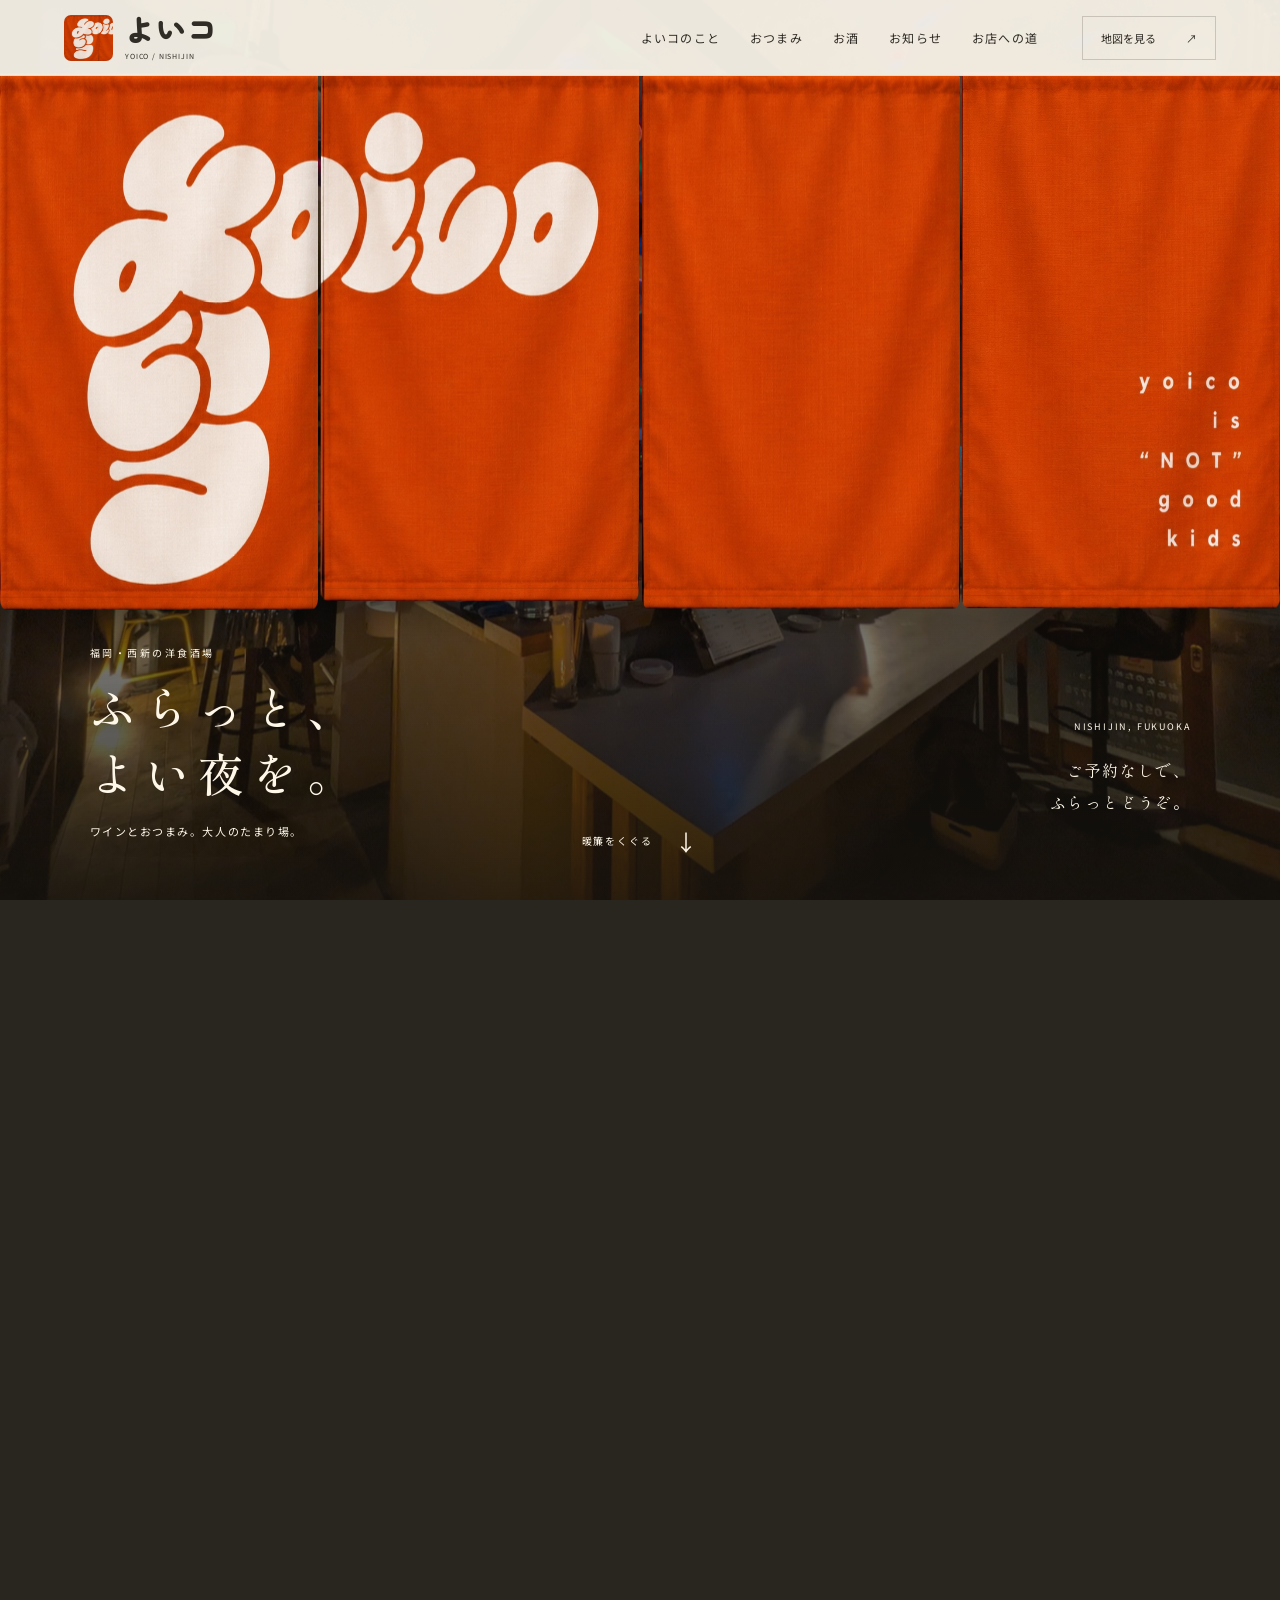
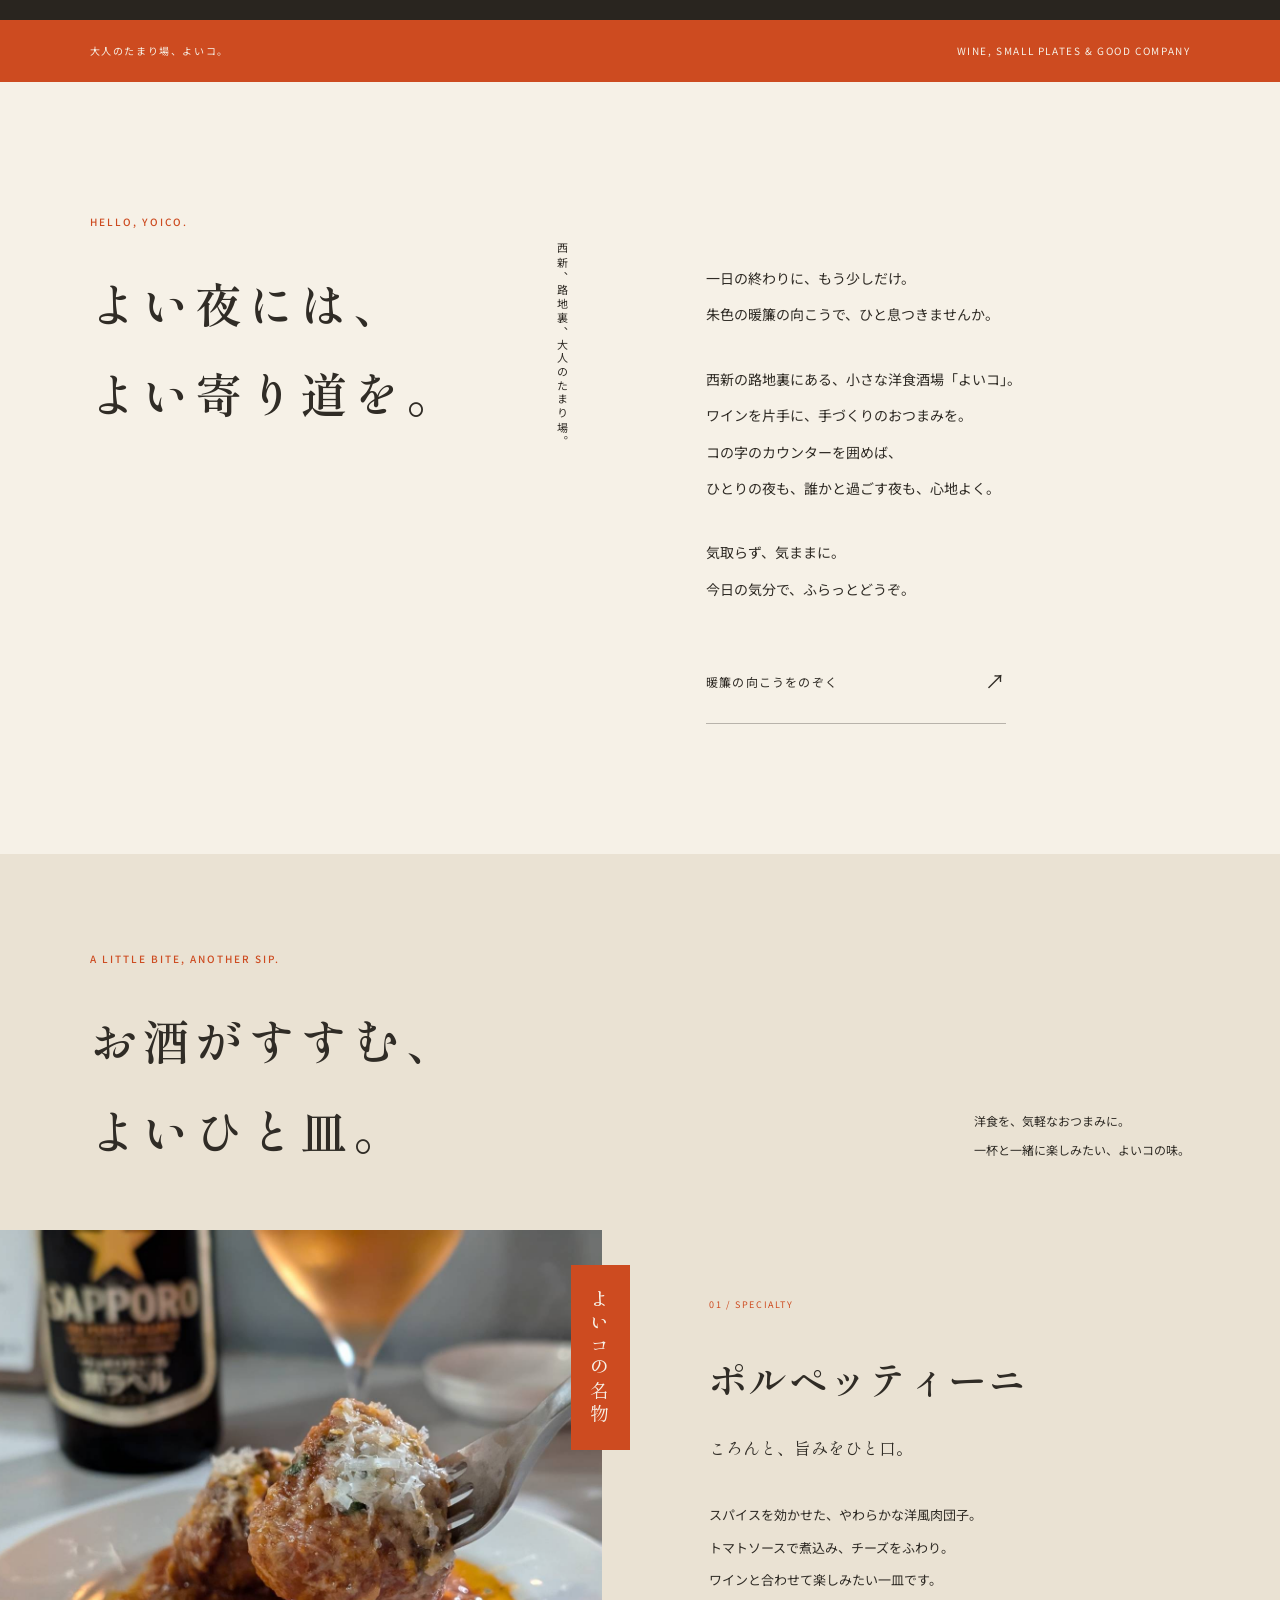
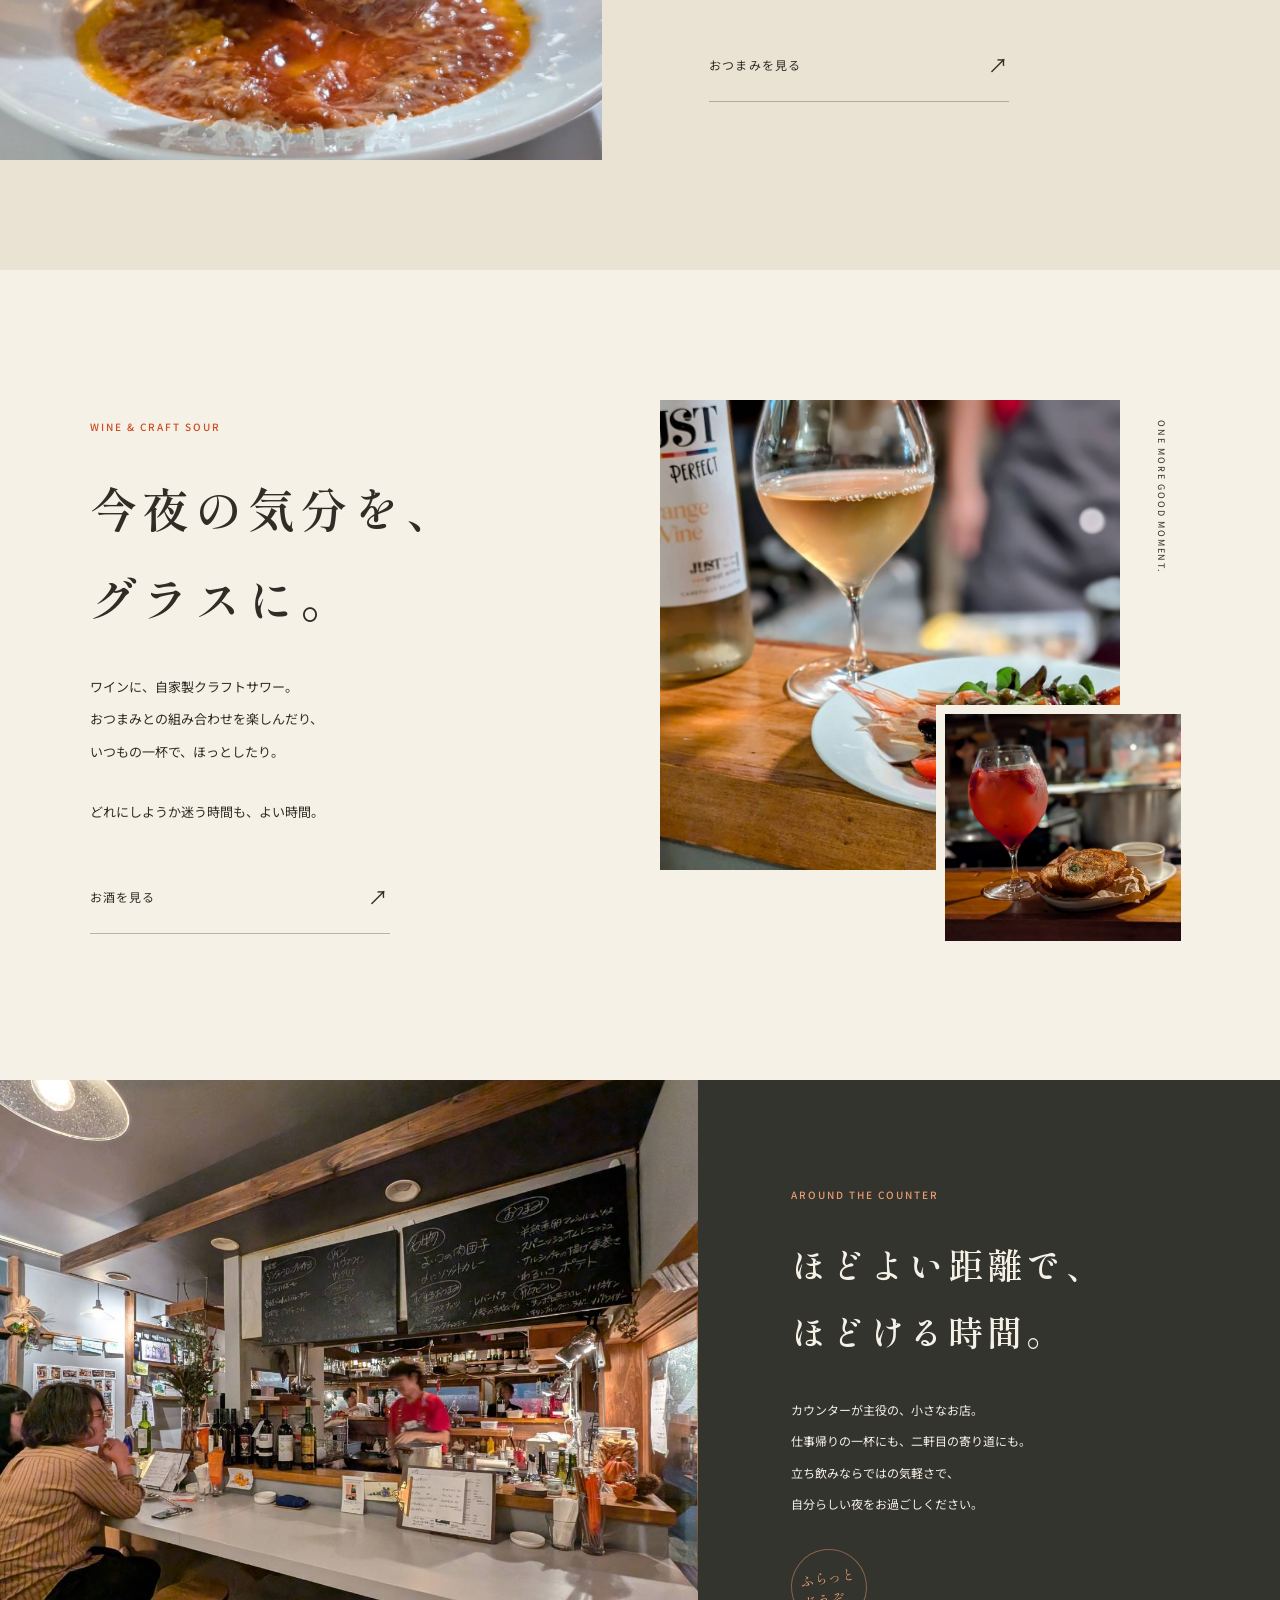
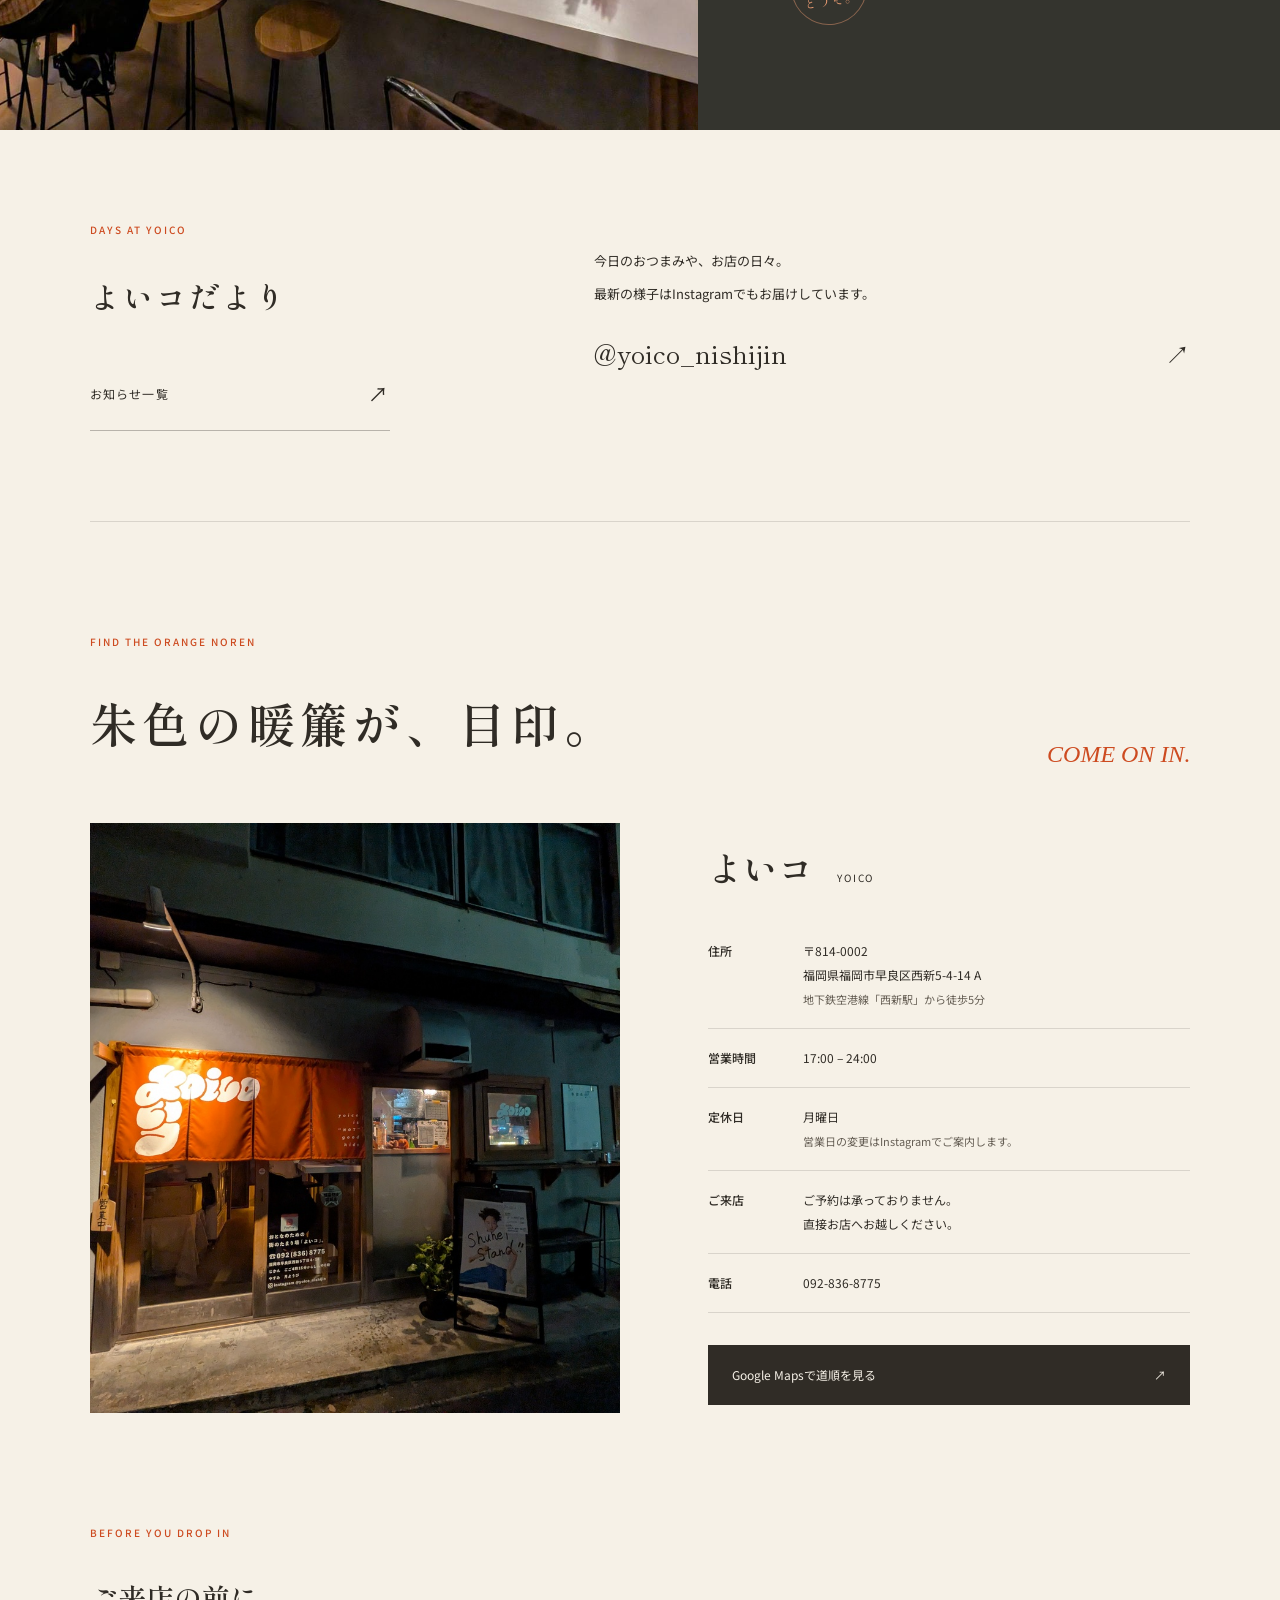
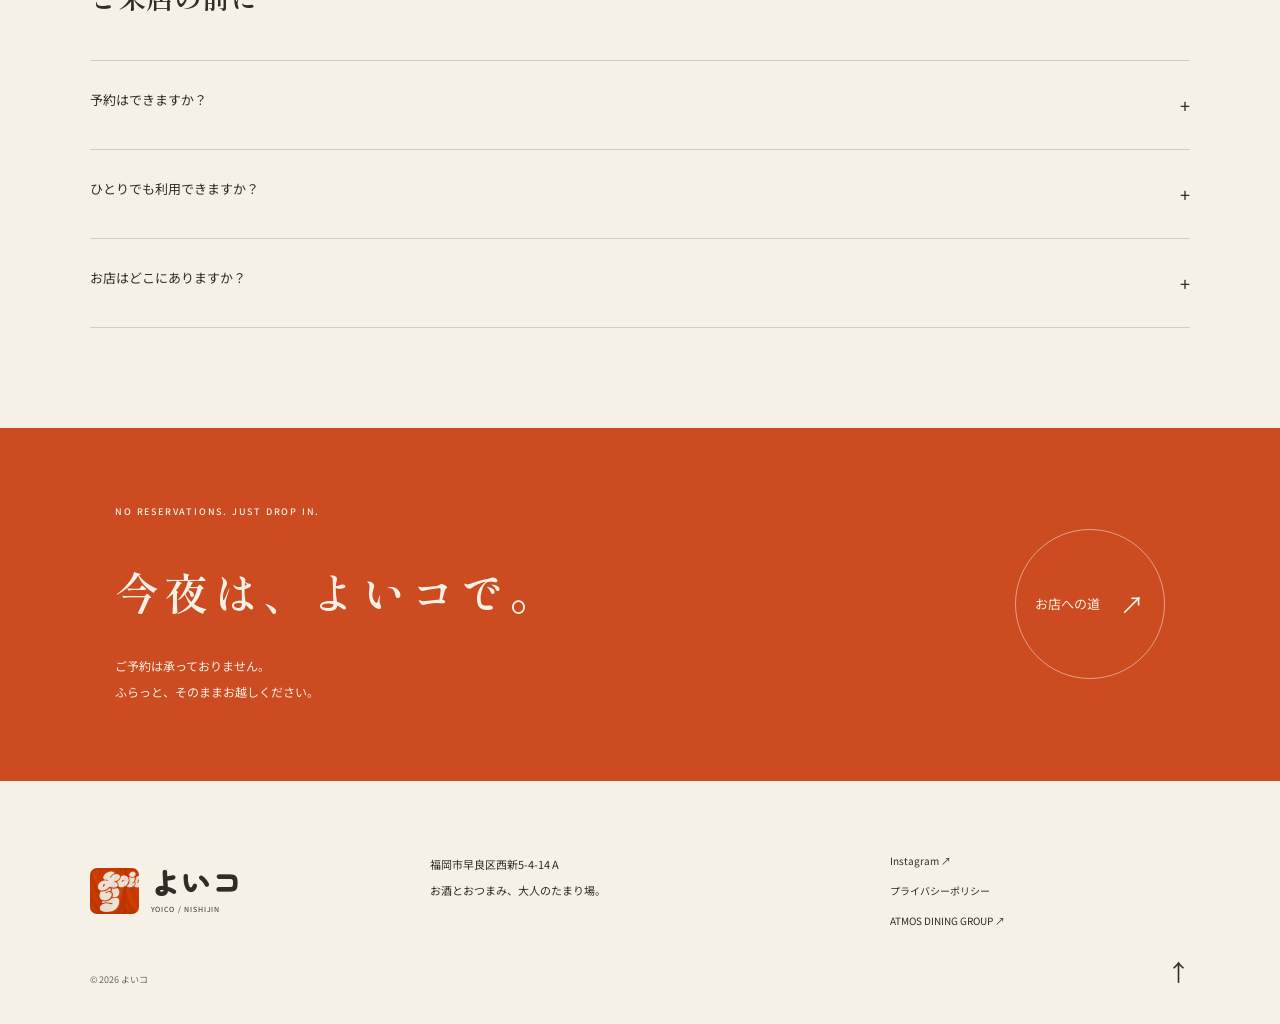
<file: index.html>
<!doctype html><html lang="ja"><head><meta charset="utf-8"><meta name="viewport" content="width=device-width,initial-scale=1"><meta name="theme-color" content="#ce4b21"><title>【公式】よいコ｜西新の洋食酒場・ワインとおつまみ</title><meta name="description" content="福岡・西新の洋食酒場「よいコ」。朱色の暖簾が目印の、大人のたまり場。ワインや自家製クラフトサワーと、名物ポルペッティーニを。予約不要でふらっとどうぞ。"><meta name="robots" content="index,follow"><link id="canonical-link" rel="canonical" href="https://yoico-nishijin.com/"><meta property="og:type" content="website"><meta property="og:locale" content="ja_JP"><meta property="og:site_name" content="よいコ"><meta property="og:title" content="【公式】よいコ｜西新の洋食酒場・ワインとおつまみ"><meta property="og:description" content="福岡・西新の洋食酒場「よいコ」。朱色の暖簾が目印の、大人のたまり場。ワインや自家製クラフトサワーと、名物ポルペッティーニを。予約不要でふらっとどうぞ。"><meta id="og-url" property="og:url" content="https://yoico-nishijin.com/"><meta property="og:image" content="https://yoico-nishijin.com/images/yoico-exterior.jpg"><meta name="twitter:card" content="summary_large_image"><link rel="icon" href="./images/favicon.svg" type="image/svg+xml"><link rel="preconnect" href="https://fonts.googleapis.com"><link rel="preconnect" href="https://fonts.gstatic.com" crossorigin><link href="https://fonts.googleapis.com/css2?family=Zen+Maru+Gothic:wght@700;900&family=Noto+Sans+JP:wght@400;500;700;900&family=Shippori+Mincho:wght@400;500;600;700&display=swap" rel="stylesheet"><link rel="stylesheet" href="./style.css?v=20261116-webview2"><script src="./site-config.js" defer></script><script src="./common.js" defer></script><script src="./home.js?v=20261116-webview2" defer></script><script src="./vendor/blog-security.js" defer></script><script src="./blog.js" defer></script><script type="application/ld+json">{"@context": "https://schema.org", "@type": "Restaurant", "name": "よいコ", "url": "https://yoico-nishijin.com/", "image": "https://yoico-nishijin.com/images/yoico-exterior.jpg", "telephone": "+81-92-836-8775", "servesCuisine": ["洋食", "バル"], "acceptsReservations": false, "address": {"@type": "PostalAddress", "streetAddress": "西新5-4-14 A", "addressLocality": "福岡市早良区", "addressRegion": "福岡県", "postalCode": "814-0002", "addressCountry": "JP"}, "geo": {"@type": "GeoCoordinates", "latitude": 33.5812219, "longitude": 130.3570468}, "openingHoursSpecification": [{"@type": "OpeningHoursSpecification", "dayOfWeek": ["Tuesday", "Wednesday", "Thursday", "Friday", "Saturday", "Sunday"], "opens": "17:00", "closes": "00:00"}], "sameAs": ["https://www.instagram.com/yoico_nishijin/", "https://maps.app.goo.gl/1e6gciR9RLULjyuq7"], "hasMenu": "https://yoico-nishijin.com/menu.html"}</script><script type="application/ld+json">{"@context": "https://schema.org", "@type": "FAQPage", "mainEntity": [{"@type": "Question", "name": "予約はできますか？", "acceptedAnswer": {"@type": "Answer", "text": "ご予約は承っておりません。ご来店順にご案内いたしますので、直接お店へお越しください。"}}, {"@type": "Question", "name": "ひとりでも利用できますか？", "acceptedAnswer": {"@type": "Answer", "text": "もちろんです。カウンターを中心としたお店で、おひとりでも気軽にお立ち寄りいただけます。"}}]}</script><script type="application/ld+json">{"@context": "https://schema.org", "@type": "WebSite", "@id": "https://yoico-nishijin.com/#website", "url": "https://yoico-nishijin.com/", "name": "よいコ", "alternateName": ["よいコ 西新", "YOICO NISHIJIN"], "inLanguage": "ja"}</script></head><body id="top" class="is-home"><a class="skip-link" href="#main">本文へスキップ</a><div id="site-header"><header class="site-header"><a class="brand" href="/" aria-label="よいコ トップ"><img class="brand-mark" src="./images/noren-design.jpg" alt="" width="62" height="58"><span class="brand-name"><span class="logo-jp">よいコ</span><span class="logo-en">YOICO / NISHIJIN</span></span></a><nav class="desktop-nav" aria-label="メインナビゲーション"><a href="/#concept">よいコのこと</a><a href="/menu.html">おつまみ</a><a href="/drink.html">お酒</a><a href="/blog/">お知らせ</a><a href="/#access">お店への道</a></nav><a class="header-map" href="https://maps.app.goo.gl/1e6gciR9RLULjyuq7" target="_blank" rel="noopener">地図を見る <span>↗</span></a><button class="nav-toggle" aria-controls="mobile-nav" aria-expanded="false" aria-label="メニューを開く"><span></span><span></span></button><nav id="mobile-nav" class="drawer" aria-label="モバイルナビゲーション" hidden><a href="/#concept">よいコのこと</a><a href="/menu.html">おつまみ</a><a href="/drink.html">お酒</a><a href="/blog/">お知らせ</a><a href="/#access">お店への道</a><a href="https://www.instagram.com/yoico_nishijin/" target="_blank" rel="noopener">Instagram ↗</a></nav></header></div><main id="main"><section class="noren-scene" aria-label="よいコへようこそ"><div class="noren-stage"><img class="noren-photo" src="./images/yoico-interior.jpg" alt="よいコの店内、温かな明かりのカウンター" width="1284" height="963" fetchpriority="high"><div class="noren-shade"></div><div class="noren-cloth" aria-hidden="true"><div class="noren-panel"><span class="cloth-fallback">よ<br>い<br>コ</span></div><div class="noren-panel"></div><div class="noren-panel"></div><div class="noren-panel"><span class="cloth-note">yoico<br>is<br>“NOT”<br>good<br>kids</span></div></div><div class="noren-welcome"><p class="noren-kicker">福岡・西新の洋食酒場</p><h1>よいコ</h1><h2>ふらっと、<br>よい夜を。</h2><p class="noren-hours">ワインとおつまみ。大人のたまり場。</p></div><div class="noren-corner"><span>NISHIJIN, FUKUOKA</span><p>ご予約なしで、<br>ふらっとどうぞ。</p></div><button class="noren-enter"><span>暖簾をくぐる</span><i aria-hidden="true">↓</i></button></div></section><div class="home-strip"><span>大人のたまり場、よいコ。</span><span>WINE, SMALL PLATES & GOOD COMPANY</span></div><section class="intro wrap" id="concept"><div class="intro-title"><p class="eyebrow">HELLO, YOICO.</p><h2>よい夜には、<br>よい寄り道を。</h2><span class="vertical-note">西新、路地裏、大人のたまり場。</span></div><div class="intro-copy"><p>一日の終わりに、もう少しだけ。<br>朱色の暖簾の向こうで、ひと息つきませんか。</p><p>西新の路地裏にある、小さな洋食酒場「よいコ」。<br>ワインを片手に、手づくりのおつまみを。<br>コの字のカウンターを囲めば、<br>ひとりの夜も、誰かと過ごす夜も、心地よく。</p><p>気取らず、気ままに。<br>今日の気分で、ふらっとどうぞ。</p><a class="text-link" href="/#space">暖簾の向こうをのぞく <span>↗</span></a></div></section><section class="food" id="food"><div class="wrap section-head"><div><p class="eyebrow">A LITTLE BITE, ANOTHER SIP.</p><h2>お酒がすすむ、<br>よいひと皿。</h2></div><p>洋食を、気軽なおつまみに。<br>一杯と一緒に楽しみたい、よいコの味。</p></div><article class="signature"><div class="signature-photo"><img src="./images/yoico-polpettini.jpg" alt="トマトソースとチーズで仕上げたよいコのポルペッティーニ" loading="lazy" width="1200" height="900"><span>よいコの名物</span></div><div class="signature-copy"><span class="number">01 / SPECIALTY</span><h3>ポルペッティーニ</h3><p class="sub">ころんと、旨みをひと口。</p><p>スパイスを効かせた、やわらかな洋風肉団子。<br>トマトソースで煮込み、チーズをふわり。<br>ワインと合わせて楽しみたい一皿です。</p><a href="/menu.html" class="text-link">おつまみを見る <span>↗</span></a></div></article></section><section class="drink-section wrap"><div class="drink-copy"><p class="eyebrow">WINE & CRAFT SOUR</p><h2>今夜の気分を、<br>グラスに。</h2><p>ワインに、自家製クラフトサワー。<br>おつまみとの組み合わせを楽しんだり、<br>いつもの一杯で、ほっとしたり。</p><p>どれにしようか迷う時間も、よい時間。</p><a class="text-link" href="/drink.html">お酒を見る <span>↗</span></a></div><div class="drink-photos"><img src="./images/yoico-wine.jpg" alt="よいコで楽しむワイン" loading="lazy"><img src="./images/yoico-sangria.jpg" alt="果実を使ったよいコのサングリア" loading="lazy"><span>ONE MORE GOOD MOMENT.</span></div></section><section class="space" id="space"><div class="space-image"><img src="./images/yoico-counter.jpg" alt="木とコンクリートの質感が落ち着くよいコのコの字カウンター" loading="lazy"></div><div class="space-copy"><p class="eyebrow">AROUND THE COUNTER</p><h2>ほどよい距離で、<br>ほどける時間。</h2><p>カウンターが主役の、小さなお店。<br>仕事帰りの一杯にも、二軒目の寄り道にも。<br>立ち飲みならではの気軽さで、<br>自分らしい夜をお過ごしください。</p><span class="space-stamp">ふらっと<br>どうぞ。</span></div></section><section class="news wrap"><div><p class="eyebrow">DAYS AT YOICO</p><h2>よいコだより</h2><a class="text-link" href="/blog/">お知らせ一覧 <span>↗</span></a></div><div id="home-posts"><p>今日のおつまみや、お店の日々。<br>最新の様子はInstagramでもお届けしています。</p><a class="instagram-link" href="https://www.instagram.com/yoico_nishijin/" target="_blank" rel="noopener">@yoico_nishijin <span>↗</span></a></div></section><section class="access wrap" id="access"><div class="section-head"><div><p class="eyebrow">FIND THE ORANGE NOREN</p><h2>朱色の暖簾が、目印。</h2></div><span class="access-en">COME ON IN.</span></div><div class="access-grid"><img src="./images/yoico-exterior.jpg" alt="西新の路地に佇むよいコの外観と朱色の暖簾" loading="lazy"><div class="access-info"><h3>よいコ <small>YOICO</small></h3><dl><div><dt>住所</dt><dd>〒814-0002<br>福岡県福岡市早良区西新5-4-14 A<br><span>地下鉄空港線「西新駅」から徒歩5分</span></dd></div><div><dt>営業時間</dt><dd>17:00 – 24:00</dd></div><div><dt>定休日</dt><dd>月曜日<br><span>営業日の変更はInstagramでご案内します。</span></dd></div><div><dt>ご来店</dt><dd>ご予約は承っておりません。<br>直接お店へお越しください。</dd></div><div><dt>電話</dt><dd><a href="tel:0928368775">092-836-8775</a></dd></div></dl><a class="button" href="https://maps.app.goo.gl/1e6gciR9RLULjyuq7" target="_blank" rel="noopener">Google Mapsで道順を見る <span>↗</span></a></div></div></section><section class="faq wrap"><p class="eyebrow">BEFORE YOU DROP IN</p><h2>ご来店の前に</h2><details><summary>予約はできますか？</summary><p>ご予約は承っておりません。ご来店順にご案内いたしますので、直接お店へお越しください。</p></details><details><summary>ひとりでも利用できますか？</summary><p>もちろんです。カウンターを中心としたお店で、おひとりでも気軽にお立ち寄りいただけます。</p></details><details><summary>お店はどこにありますか？</summary><p>地下鉄空港線「西新駅」から徒歩5分。西新5丁目の路地裏、朱色の暖簾が目印です。</p></details></section></main><div id="site-bottom"><section class="drop-in"><div><p class="eyebrow">NO RESERVATIONS. JUST DROP IN.</p><h2>今夜は、よいコで。</h2><p>ご予約は承っておりません。<br>ふらっと、そのままお越しください。</p></div><a class="round-link" href="https://maps.app.goo.gl/1e6gciR9RLULjyuq7" target="_blank" rel="noopener">お店への道 <span>↗</span></a></section><footer class="footer"><a class="brand" href="/"><img class="brand-mark" src="./images/noren-design.jpg" alt="" width="62" height="58"><span class="brand-name"><span class="logo-jp">よいコ</span><span class="logo-en">YOICO / NISHIJIN</span></span></a><p>福岡市早良区西新5-4-14 A<br>お酒とおつまみ、大人のたまり場。</p><div><a href="https://www.instagram.com/yoico_nishijin/" target="_blank" rel="noopener">Instagram ↗</a><a href="/privacy.html">プライバシーポリシー</a><a href="https://atmos-dining.com/" target="_blank" rel="noopener">ATMOS DINING GROUP ↗</a></div><small>© <span>2026</span> よいコ</small><a href="#top" class="back-top" aria-label="ページの先頭へ">↑</a></footer></div></body></html>
</file>
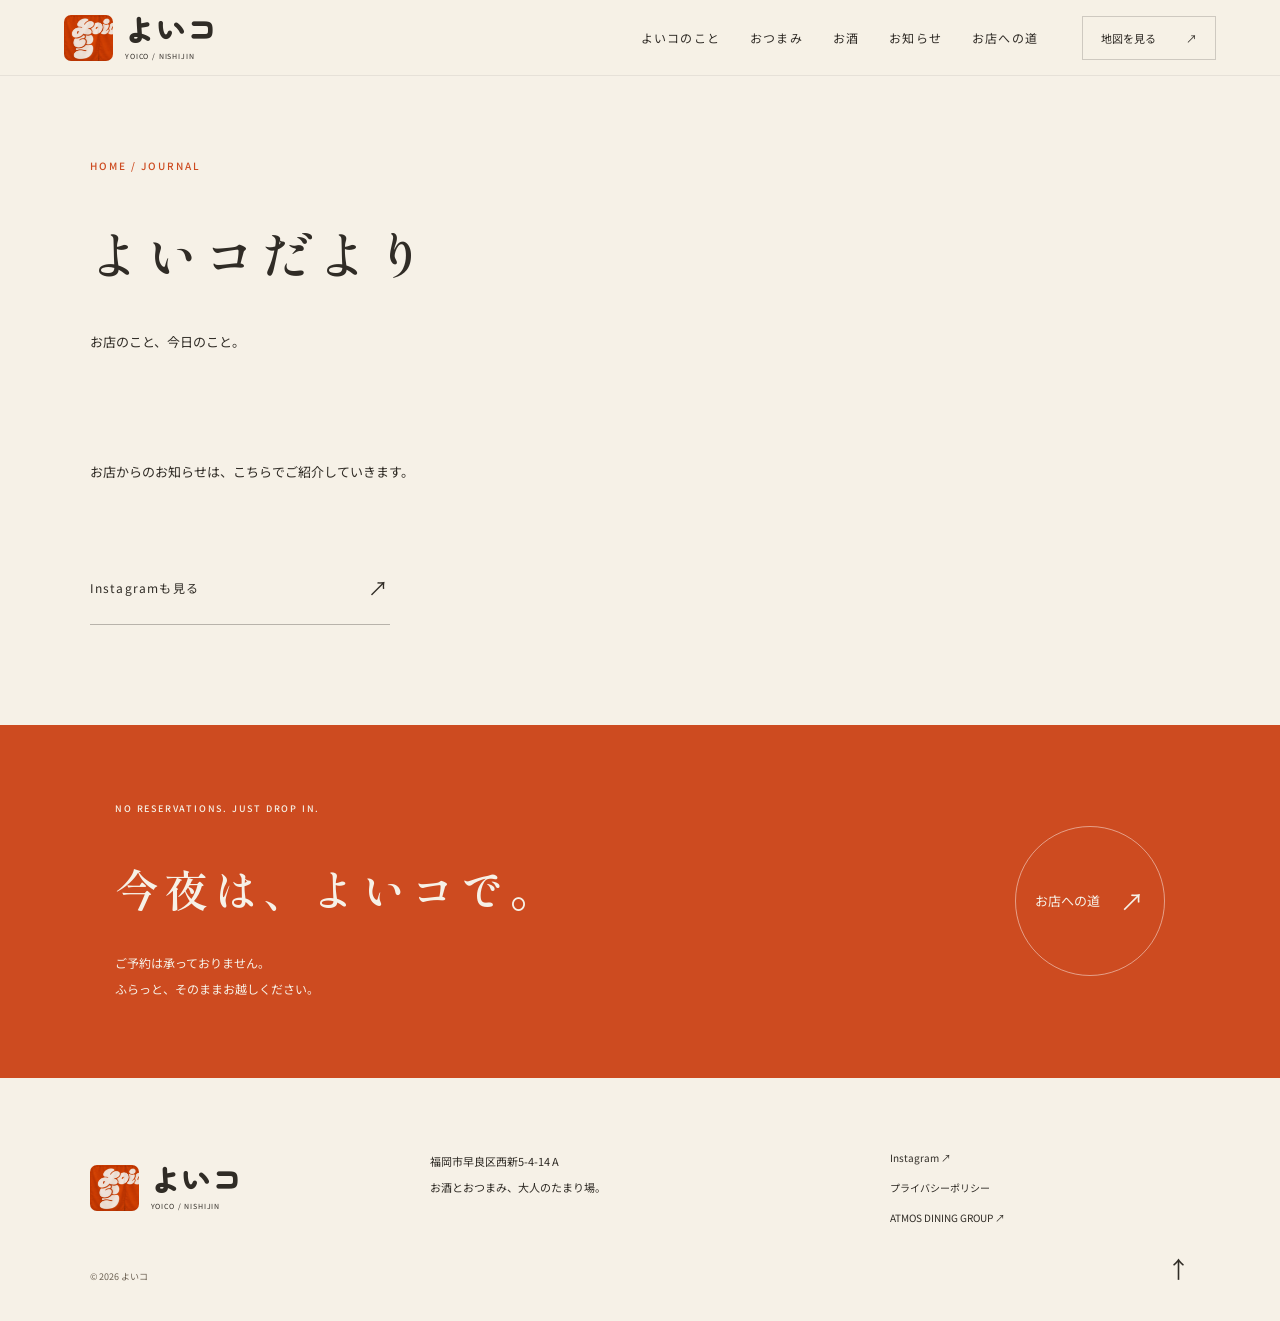
<file: blog/index.html>
<!doctype html><html lang="ja"><head><meta charset="utf-8"><meta name="viewport" content="width=device-width,initial-scale=1"><meta name="theme-color" content="#ce4b21"><title>お知らせ｜よいコ 西新</title><meta name="description" content="よいコのお知らせ。営業のご案内やお店の日々をお届けします。"><meta name="robots" content="index,follow"><link id="canonical-link" rel="canonical" href="https://yoico-nishijin.com/blog/"><meta property="og:type" content="website"><meta property="og:locale" content="ja_JP"><meta property="og:site_name" content="よいコ"><meta property="og:title" content="お知らせ｜よいコ 西新"><meta property="og:description" content="よいコのお知らせ。営業のご案内やお店の日々をお届けします。"><meta id="og-url" property="og:url" content="https://yoico-nishijin.com/blog/"><meta property="og:image" content="https://yoico-nishijin.com/images/yoico-exterior.jpg"><meta name="twitter:card" content="summary_large_image"><link rel="icon" href="../images/favicon.svg" type="image/svg+xml"><link rel="preconnect" href="https://fonts.googleapis.com"><link rel="preconnect" href="https://fonts.gstatic.com" crossorigin><link href="https://fonts.googleapis.com/css2?family=Zen+Maru+Gothic:wght@700;900&family=Noto+Sans+JP:wght@400;500;700;900&family=Shippori+Mincho:wght@400;500;600;700&display=swap" rel="stylesheet"><link rel="stylesheet" href="../style.css?v=20261116-webview2"><script src="../site-config.js" defer></script><script src="../common.js" defer></script><script src="../vendor/blog-security.js" defer></script><script src="../blog.js" defer></script><script type="application/ld+json">{"@context": "https://schema.org", "@type": "BreadcrumbList", "itemListElement": [{"@type": "ListItem", "position": 1, "name": "よいコ", "item": "https://yoico-nishijin.com/"}, {"@type": "ListItem", "position": 2, "name": "お知らせ", "item": "https://yoico-nishijin.com/blog/"}]}</script></head><body id="top" class="subpage"><a class="skip-link" href="#main">本文へスキップ</a><div id="site-header"><header class="site-header"><a class="brand" href="/" aria-label="よいコ トップ"><img class="brand-mark" src="../images/noren-design.jpg" alt="" width="62" height="58"><span class="brand-name"><span class="logo-jp">よいコ</span><span class="logo-en">YOICO / NISHIJIN</span></span></a><nav class="desktop-nav" aria-label="メインナビゲーション"><a href="/#concept">よいコのこと</a><a href="/menu.html">おつまみ</a><a href="/drink.html">お酒</a><a href="/blog/">お知らせ</a><a href="/#access">お店への道</a></nav><a class="header-map" href="https://maps.app.goo.gl/1e6gciR9RLULjyuq7" target="_blank" rel="noopener">地図を見る <span>↗</span></a><button class="nav-toggle" aria-controls="mobile-nav" aria-expanded="false" aria-label="メニューを開く"><span></span><span></span></button><nav id="mobile-nav" class="drawer" aria-label="モバイルナビゲーション" hidden><a href="/#concept">よいコのこと</a><a href="/menu.html">おつまみ</a><a href="/drink.html">お酒</a><a href="/blog/">お知らせ</a><a href="/#access">お店への道</a><a href="https://www.instagram.com/yoico_nishijin/" target="_blank" rel="noopener">Instagram ↗</a></nav></header></div><main id="main"><header class="page-heading wrap"><p class="eyebrow"><a href="/">HOME</a> / JOURNAL</p><h1>よいコだより</h1><p>お店のこと、今日のこと。</p></header><section class="wrap blog-content"><div id="posts-list" aria-live="polite">お知らせを読み込んでいます。</div><a class="text-link" href="https://www.instagram.com/yoico_nishijin/" target="_blank" rel="noopener">Instagramも見る <span>↗</span></a></section></main><div id="site-bottom"><section class="drop-in"><div><p class="eyebrow">NO RESERVATIONS. JUST DROP IN.</p><h2>今夜は、よいコで。</h2><p>ご予約は承っておりません。<br>ふらっと、そのままお越しください。</p></div><a class="round-link" href="https://maps.app.goo.gl/1e6gciR9RLULjyuq7" target="_blank" rel="noopener">お店への道 <span>↗</span></a></section><footer class="footer"><a class="brand" href="/"><img class="brand-mark" src="../images/noren-design.jpg" alt="" width="62" height="58"><span class="brand-name"><span class="logo-jp">よいコ</span><span class="logo-en">YOICO / NISHIJIN</span></span></a><p>福岡市早良区西新5-4-14 A<br>お酒とおつまみ、大人のたまり場。</p><div><a href="https://www.instagram.com/yoico_nishijin/" target="_blank" rel="noopener">Instagram ↗</a><a href="/privacy.html">プライバシーポリシー</a><a href="https://atmos-dining.com/" target="_blank" rel="noopener">ATMOS DINING GROUP ↗</a></div><small>© <span>2026</span> よいコ</small><a href="#top" class="back-top" aria-label="ページの先頭へ">↑</a></footer></div></body></html>
</file>
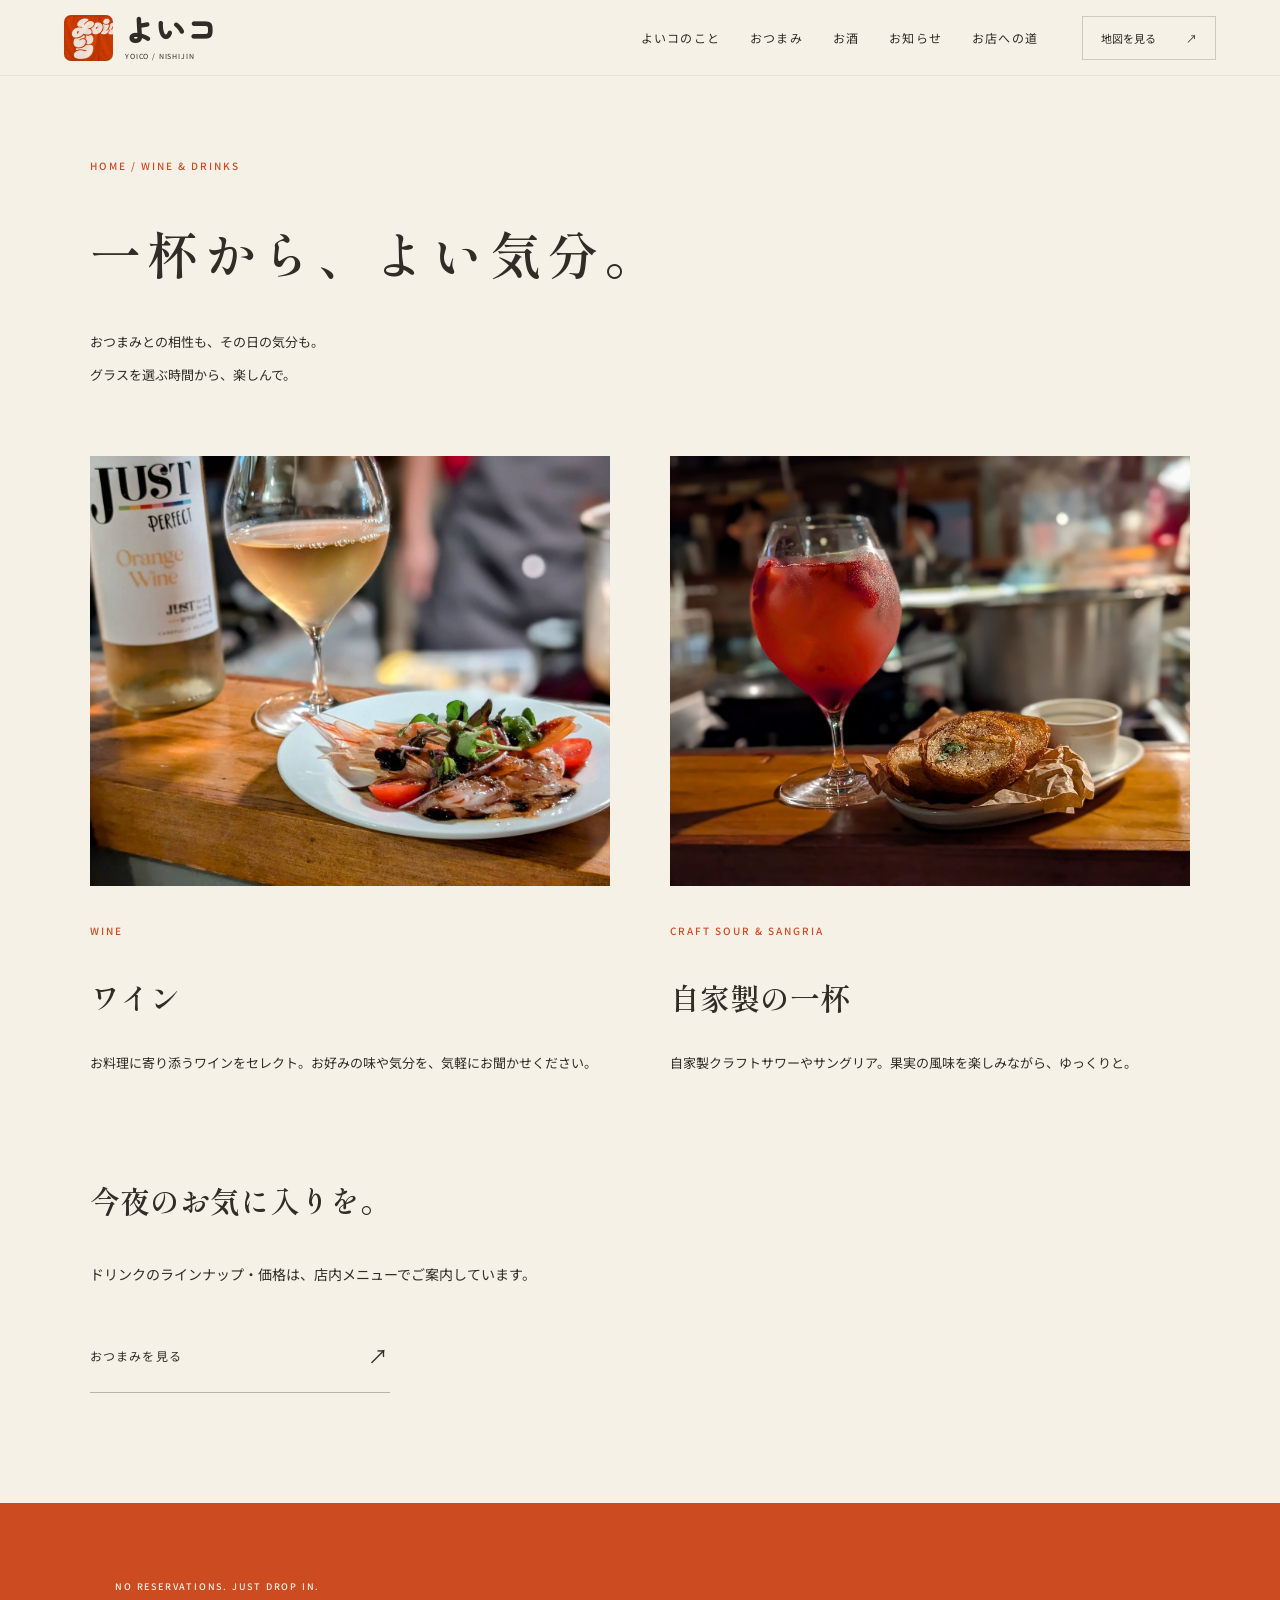
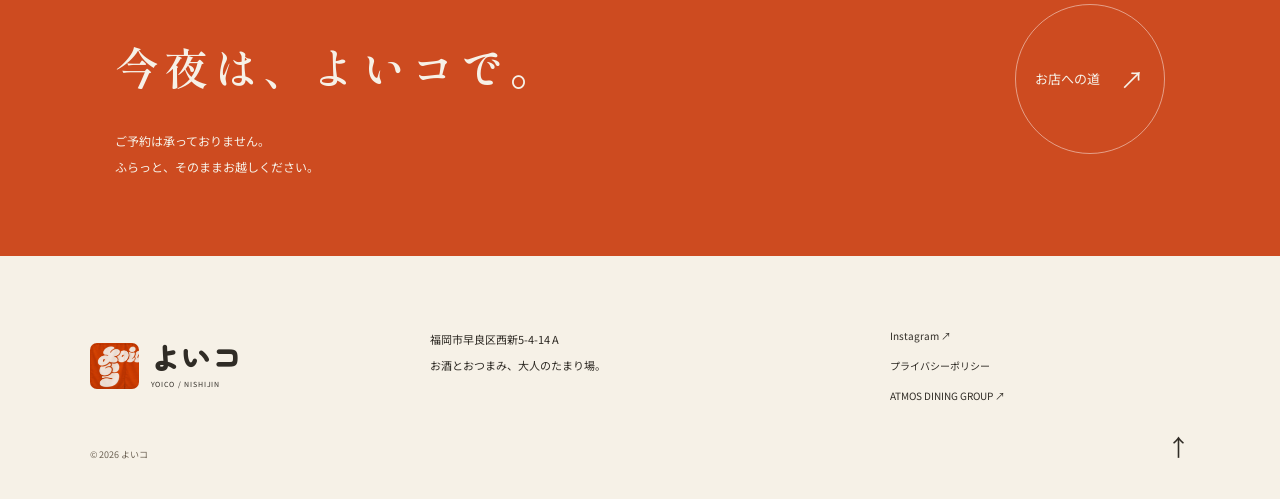
<file: drink.html>
<!doctype html><html lang="ja"><head><meta charset="utf-8"><meta name="viewport" content="width=device-width,initial-scale=1"><meta name="theme-color" content="#ce4b21"><title>お酒｜よいコ 西新</title><meta name="description" content="よいコのワインと自家製クラフトサワー。西新の小さな洋食酒場で、今日の気分に合う一杯を。"><meta name="robots" content="index,follow"><link id="canonical-link" rel="canonical" href="https://yoico-nishijin.com/drink.html"><meta property="og:type" content="website"><meta property="og:locale" content="ja_JP"><meta property="og:site_name" content="よいコ"><meta property="og:title" content="お酒｜よいコ 西新"><meta property="og:description" content="よいコのワインと自家製クラフトサワー。西新の小さな洋食酒場で、今日の気分に合う一杯を。"><meta id="og-url" property="og:url" content="https://yoico-nishijin.com/drink.html"><meta property="og:image" content="https://yoico-nishijin.com/images/yoico-exterior.jpg"><meta name="twitter:card" content="summary_large_image"><link rel="icon" href="./images/favicon.svg" type="image/svg+xml"><link rel="preconnect" href="https://fonts.googleapis.com"><link rel="preconnect" href="https://fonts.gstatic.com" crossorigin><link href="https://fonts.googleapis.com/css2?family=Zen+Maru+Gothic:wght@700;900&family=Noto+Sans+JP:wght@400;500;700;900&family=Shippori+Mincho:wght@400;500;600;700&display=swap" rel="stylesheet"><link rel="stylesheet" href="./style.css?v=20261116-webview2"><script src="./site-config.js" defer></script><script src="./common.js" defer></script><script type="application/ld+json">{"@context": "https://schema.org", "@type": "BreadcrumbList", "itemListElement": [{"@type": "ListItem", "position": 1, "name": "よいコ", "item": "https://yoico-nishijin.com/"}, {"@type": "ListItem", "position": 2, "name": "お酒", "item": "https://yoico-nishijin.com/drink.html"}]}</script></head><body id="top" class="subpage"><a class="skip-link" href="#main">本文へスキップ</a><div id="site-header"><header class="site-header"><a class="brand" href="/" aria-label="よいコ トップ"><img class="brand-mark" src="./images/noren-design.jpg" alt="" width="62" height="58"><span class="brand-name"><span class="logo-jp">よいコ</span><span class="logo-en">YOICO / NISHIJIN</span></span></a><nav class="desktop-nav" aria-label="メインナビゲーション"><a href="/#concept">よいコのこと</a><a href="/menu.html">おつまみ</a><a href="/drink.html">お酒</a><a href="/blog/">お知らせ</a><a href="/#access">お店への道</a></nav><a class="header-map" href="https://maps.app.goo.gl/1e6gciR9RLULjyuq7" target="_blank" rel="noopener">地図を見る <span>↗</span></a><button class="nav-toggle" aria-controls="mobile-nav" aria-expanded="false" aria-label="メニューを開く"><span></span><span></span></button><nav id="mobile-nav" class="drawer" aria-label="モバイルナビゲーション" hidden><a href="/#concept">よいコのこと</a><a href="/menu.html">おつまみ</a><a href="/drink.html">お酒</a><a href="/blog/">お知らせ</a><a href="/#access">お店への道</a><a href="https://www.instagram.com/yoico_nishijin/" target="_blank" rel="noopener">Instagram ↗</a></nav></header></div><main id="main"><header class="page-heading wrap"><p class="eyebrow"><a href="/">HOME</a> / WINE & DRINKS</p><h1>一杯から、よい気分。</h1><p>おつまみとの相性も、その日の気分も。<br>グラスを選ぶ時間から、楽しんで。</p></header><section class="drink-grid wrap"><article><img src="./images/yoico-wine.jpg" alt="よいコのワイン"><p class="eyebrow">WINE</p><h2>ワイン</h2><p>お料理に寄り添うワインをセレクト。お好みの味や気分を、気軽にお聞かせください。</p></article><article><img src="./images/yoico-sangria.jpg" alt="よいコの果実を使ったサングリア"><p class="eyebrow">CRAFT SOUR & SANGRIA</p><h2>自家製の一杯</h2><p>自家製クラフトサワーやサングリア。果実の風味を楽しみながら、ゆっくりと。</p></article></section><section class="menu-notes wrap"><h2>今夜のお気に入りを。</h2><p>ドリンクのラインナップ・価格は、店内メニューでご案内しています。</p><a class="text-link" href="/menu.html">おつまみを見る <span>↗</span></a></section></main><div id="site-bottom"><section class="drop-in"><div><p class="eyebrow">NO RESERVATIONS. JUST DROP IN.</p><h2>今夜は、よいコで。</h2><p>ご予約は承っておりません。<br>ふらっと、そのままお越しください。</p></div><a class="round-link" href="https://maps.app.goo.gl/1e6gciR9RLULjyuq7" target="_blank" rel="noopener">お店への道 <span>↗</span></a></section><footer class="footer"><a class="brand" href="/"><img class="brand-mark" src="./images/noren-design.jpg" alt="" width="62" height="58"><span class="brand-name"><span class="logo-jp">よいコ</span><span class="logo-en">YOICO / NISHIJIN</span></span></a><p>福岡市早良区西新5-4-14 A<br>お酒とおつまみ、大人のたまり場。</p><div><a href="https://www.instagram.com/yoico_nishijin/" target="_blank" rel="noopener">Instagram ↗</a><a href="/privacy.html">プライバシーポリシー</a><a href="https://atmos-dining.com/" target="_blank" rel="noopener">ATMOS DINING GROUP ↗</a></div><small>© <span>2026</span> よいコ</small><a href="#top" class="back-top" aria-label="ページの先頭へ">↑</a></footer></div></body></html>
</file>
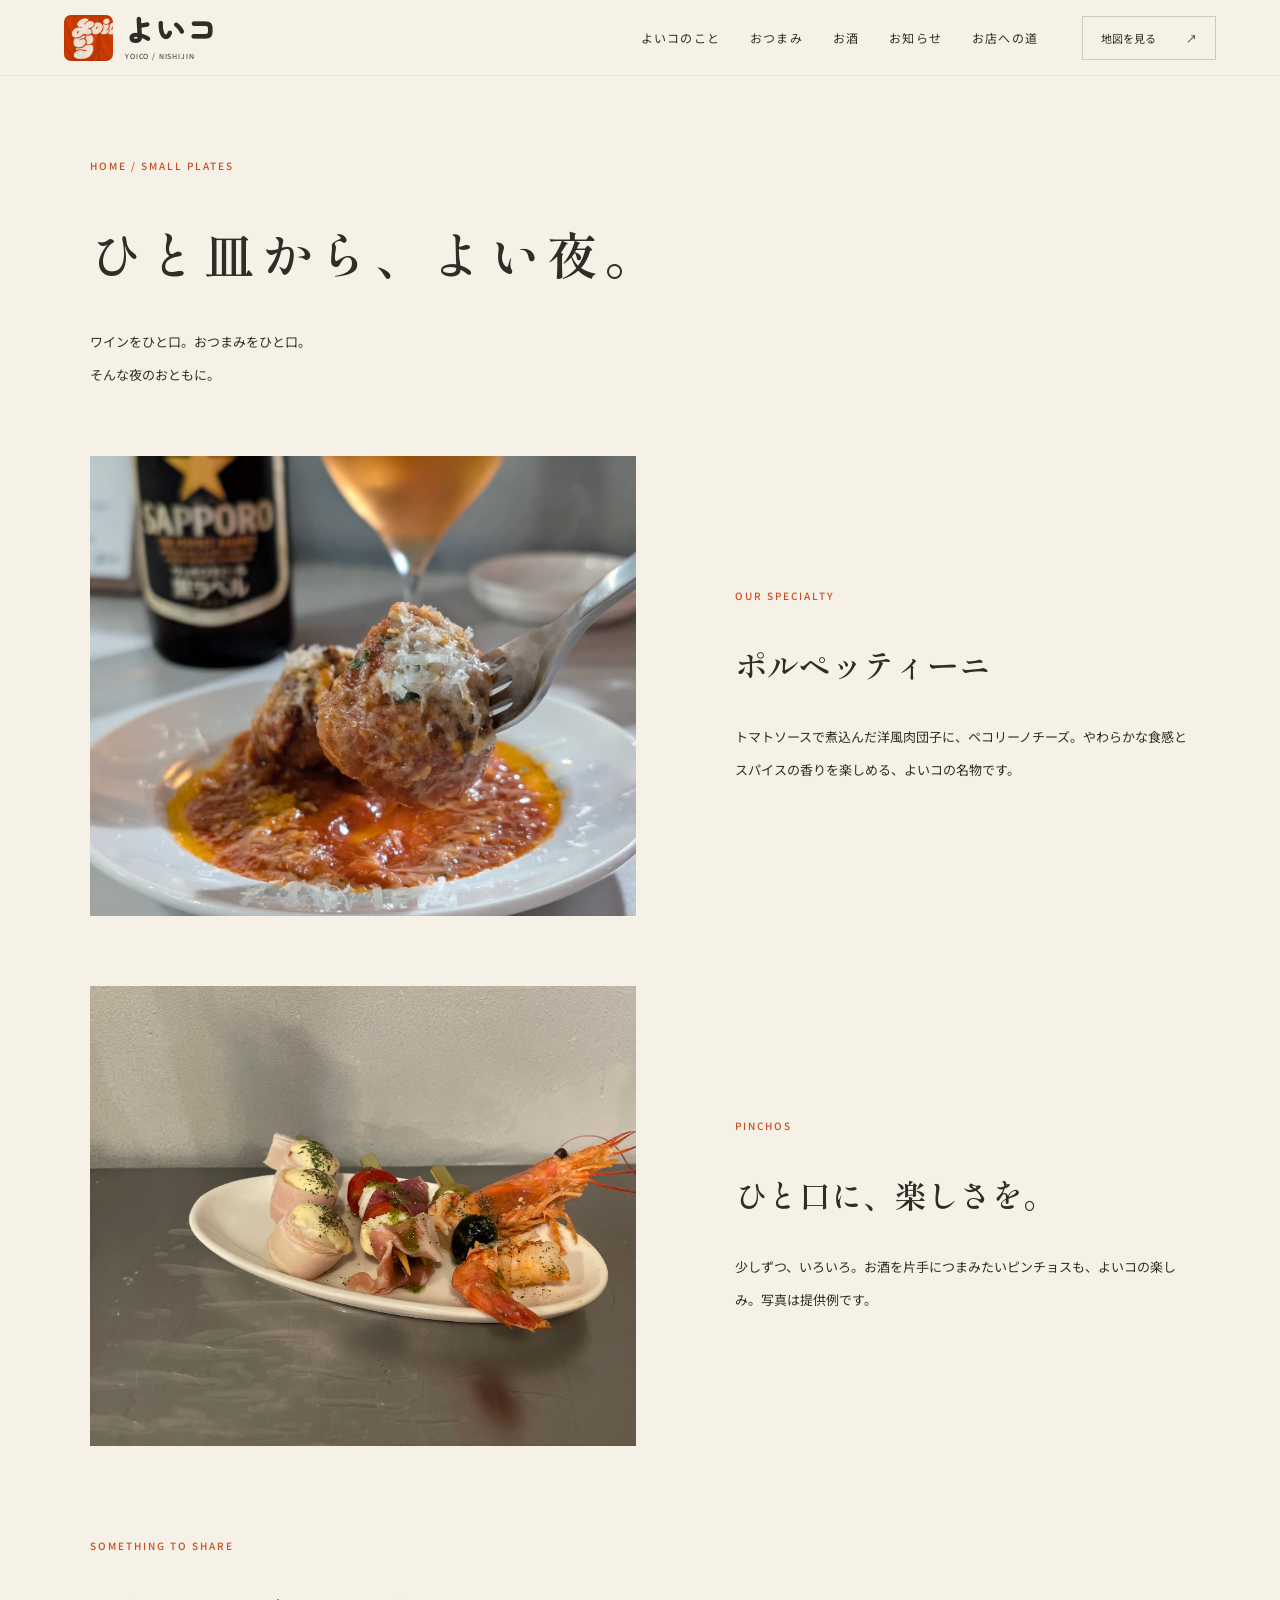
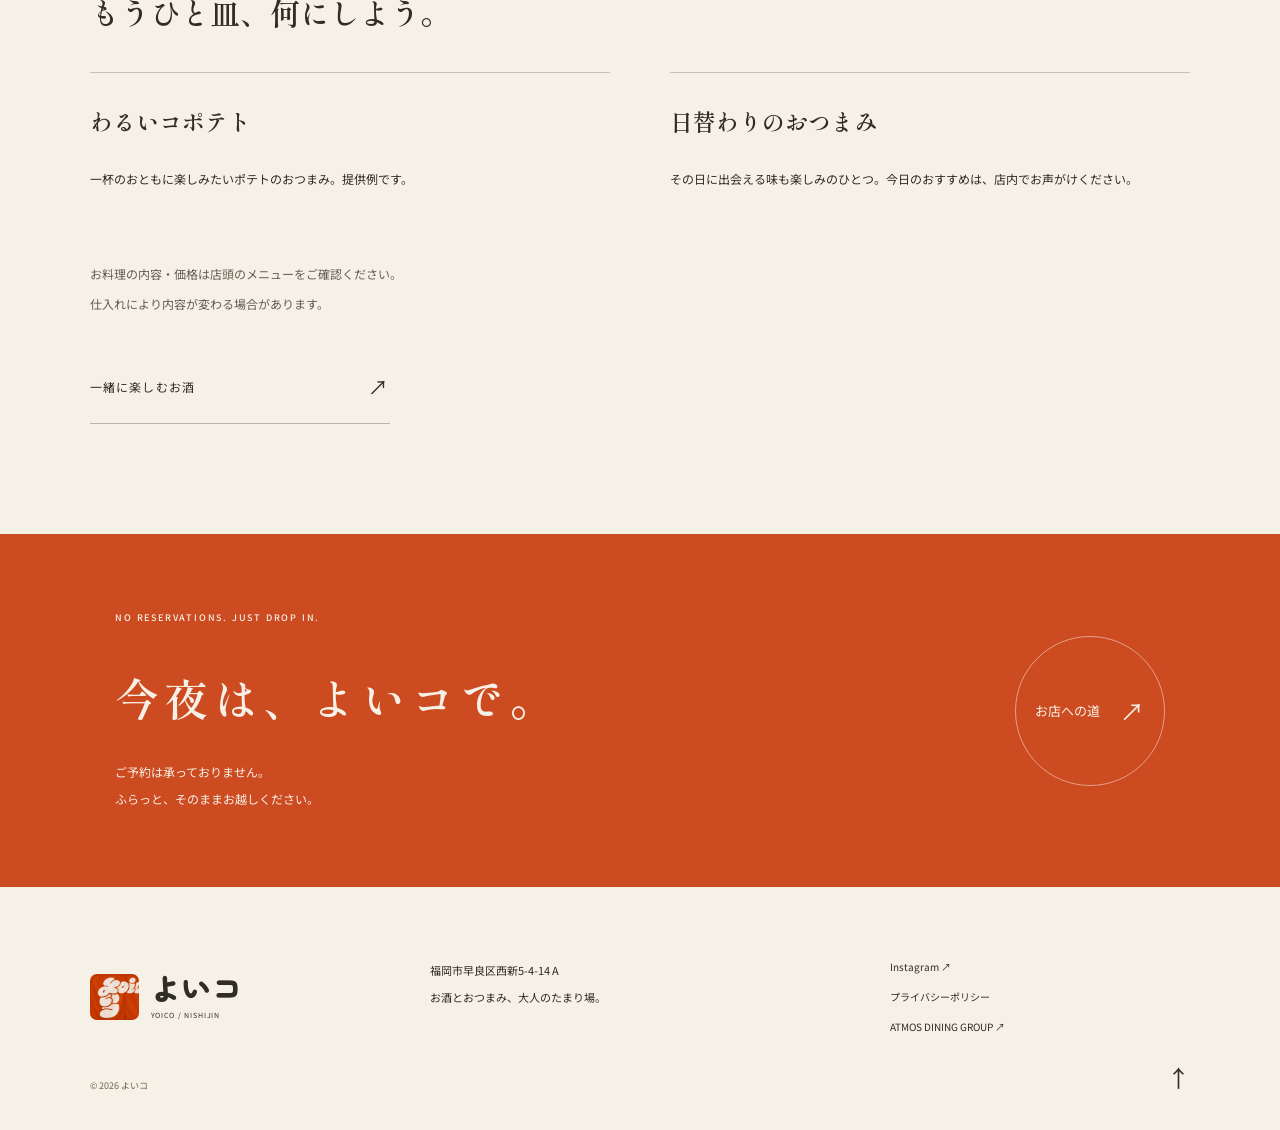
<file: menu.html>
<!doctype html><html lang="ja"><head><meta charset="utf-8"><meta name="viewport" content="width=device-width,initial-scale=1"><meta name="theme-color" content="#ce4b21"><title>おつまみ｜よいコ 西新</title><meta name="description" content="ワインに合わせたいよいコのおつまみ。名物の洋風肉団子ポルペッティーニやピンチョスなど、気軽な洋食をお楽しみください。"><meta name="robots" content="index,follow"><link id="canonical-link" rel="canonical" href="https://yoico-nishijin.com/menu.html"><meta property="og:type" content="website"><meta property="og:locale" content="ja_JP"><meta property="og:site_name" content="よいコ"><meta property="og:title" content="おつまみ｜よいコ 西新"><meta property="og:description" content="ワインに合わせたいよいコのおつまみ。名物の洋風肉団子ポルペッティーニやピンチョスなど、気軽な洋食をお楽しみください。"><meta id="og-url" property="og:url" content="https://yoico-nishijin.com/menu.html"><meta property="og:image" content="https://yoico-nishijin.com/images/yoico-exterior.jpg"><meta name="twitter:card" content="summary_large_image"><link rel="icon" href="./images/favicon.svg" type="image/svg+xml"><link rel="preconnect" href="https://fonts.googleapis.com"><link rel="preconnect" href="https://fonts.gstatic.com" crossorigin><link href="https://fonts.googleapis.com/css2?family=Zen+Maru+Gothic:wght@700;900&family=Noto+Sans+JP:wght@400;500;700;900&family=Shippori+Mincho:wght@400;500;600;700&display=swap" rel="stylesheet"><link rel="stylesheet" href="./style.css?v=20261116-webview2"><script src="./site-config.js" defer></script><script src="./common.js" defer></script><script type="application/ld+json">{"@context": "https://schema.org", "@type": "BreadcrumbList", "itemListElement": [{"@type": "ListItem", "position": 1, "name": "よいコ", "item": "https://yoico-nishijin.com/"}, {"@type": "ListItem", "position": 2, "name": "おつまみ", "item": "https://yoico-nishijin.com/menu.html"}]}</script></head><body id="top" class="subpage"><a class="skip-link" href="#main">本文へスキップ</a><div id="site-header"><header class="site-header"><a class="brand" href="/" aria-label="よいコ トップ"><img class="brand-mark" src="./images/noren-design.jpg" alt="" width="62" height="58"><span class="brand-name"><span class="logo-jp">よいコ</span><span class="logo-en">YOICO / NISHIJIN</span></span></a><nav class="desktop-nav" aria-label="メインナビゲーション"><a href="/#concept">よいコのこと</a><a href="/menu.html">おつまみ</a><a href="/drink.html">お酒</a><a href="/blog/">お知らせ</a><a href="/#access">お店への道</a></nav><a class="header-map" href="https://maps.app.goo.gl/1e6gciR9RLULjyuq7" target="_blank" rel="noopener">地図を見る <span>↗</span></a><button class="nav-toggle" aria-controls="mobile-nav" aria-expanded="false" aria-label="メニューを開く"><span></span><span></span></button><nav id="mobile-nav" class="drawer" aria-label="モバイルナビゲーション" hidden><a href="/#concept">よいコのこと</a><a href="/menu.html">おつまみ</a><a href="/drink.html">お酒</a><a href="/blog/">お知らせ</a><a href="/#access">お店への道</a><a href="https://www.instagram.com/yoico_nishijin/" target="_blank" rel="noopener">Instagram ↗</a></nav></header></div><main id="main"><header class="page-heading wrap"><p class="eyebrow"><a href="/">HOME</a> / SMALL PLATES</p><h1>ひと皿から、よい夜。</h1><p>ワインをひと口。おつまみをひと口。<br>そんな夜のおともに。</p></header><section class="menu-feature wrap"><img src="./images/yoico-polpettini.jpg" alt="よいコの名物ポルペッティーニ"><div><p class="eyebrow">OUR SPECIALTY</p><h2>ポルペッティーニ</h2><p>トマトソースで煮込んだ洋風肉団子に、ペコリーノチーズ。やわらかな食感とスパイスの香りを楽しめる、よいコの名物です。</p></div></section><section class="menu-feature wrap" style="margin-top:70px"><img src="./images/yoico-pinchos.jpg" alt="よいコのピンチョス盛り合わせ" loading="lazy"><div><p class="eyebrow">PINCHOS</p><h2>ひと口に、楽しさを。</h2><p>少しずつ、いろいろ。お酒を片手につまみたいピンチョスも、よいコの楽しみ。写真は提供例です。</p></div></section><section class="menu-notes wrap"><p class="eyebrow">SOMETHING TO SHARE</p><h2>もうひと皿、何にしよう。</h2><div class="menu-lines"><article><h3>わるいコポテト</h3><p>一杯のおともに楽しみたいポテトのおつまみ。提供例です。</p></article><article><h3>日替わりのおつまみ</h3><p>その日に出会える味も楽しみのひとつ。今日のおすすめは、店内でお声がけください。</p></article></div><p class="menu-note">お料理の内容・価格は店頭のメニューをご確認ください。<br>仕入れにより内容が変わる場合があります。</p><a class="text-link" href="/drink.html">一緒に楽しむお酒 <span>↗</span></a></section></main><div id="site-bottom"><section class="drop-in"><div><p class="eyebrow">NO RESERVATIONS. JUST DROP IN.</p><h2>今夜は、よいコで。</h2><p>ご予約は承っておりません。<br>ふらっと、そのままお越しください。</p></div><a class="round-link" href="https://maps.app.goo.gl/1e6gciR9RLULjyuq7" target="_blank" rel="noopener">お店への道 <span>↗</span></a></section><footer class="footer"><a class="brand" href="/"><img class="brand-mark" src="./images/noren-design.jpg" alt="" width="62" height="58"><span class="brand-name"><span class="logo-jp">よいコ</span><span class="logo-en">YOICO / NISHIJIN</span></span></a><p>福岡市早良区西新5-4-14 A<br>お酒とおつまみ、大人のたまり場。</p><div><a href="https://www.instagram.com/yoico_nishijin/" target="_blank" rel="noopener">Instagram ↗</a><a href="/privacy.html">プライバシーポリシー</a><a href="https://atmos-dining.com/" target="_blank" rel="noopener">ATMOS DINING GROUP ↗</a></div><small>© <span>2026</span> よいコ</small><a href="#top" class="back-top" aria-label="ページの先頭へ">↑</a></footer></div></body></html>
</file>
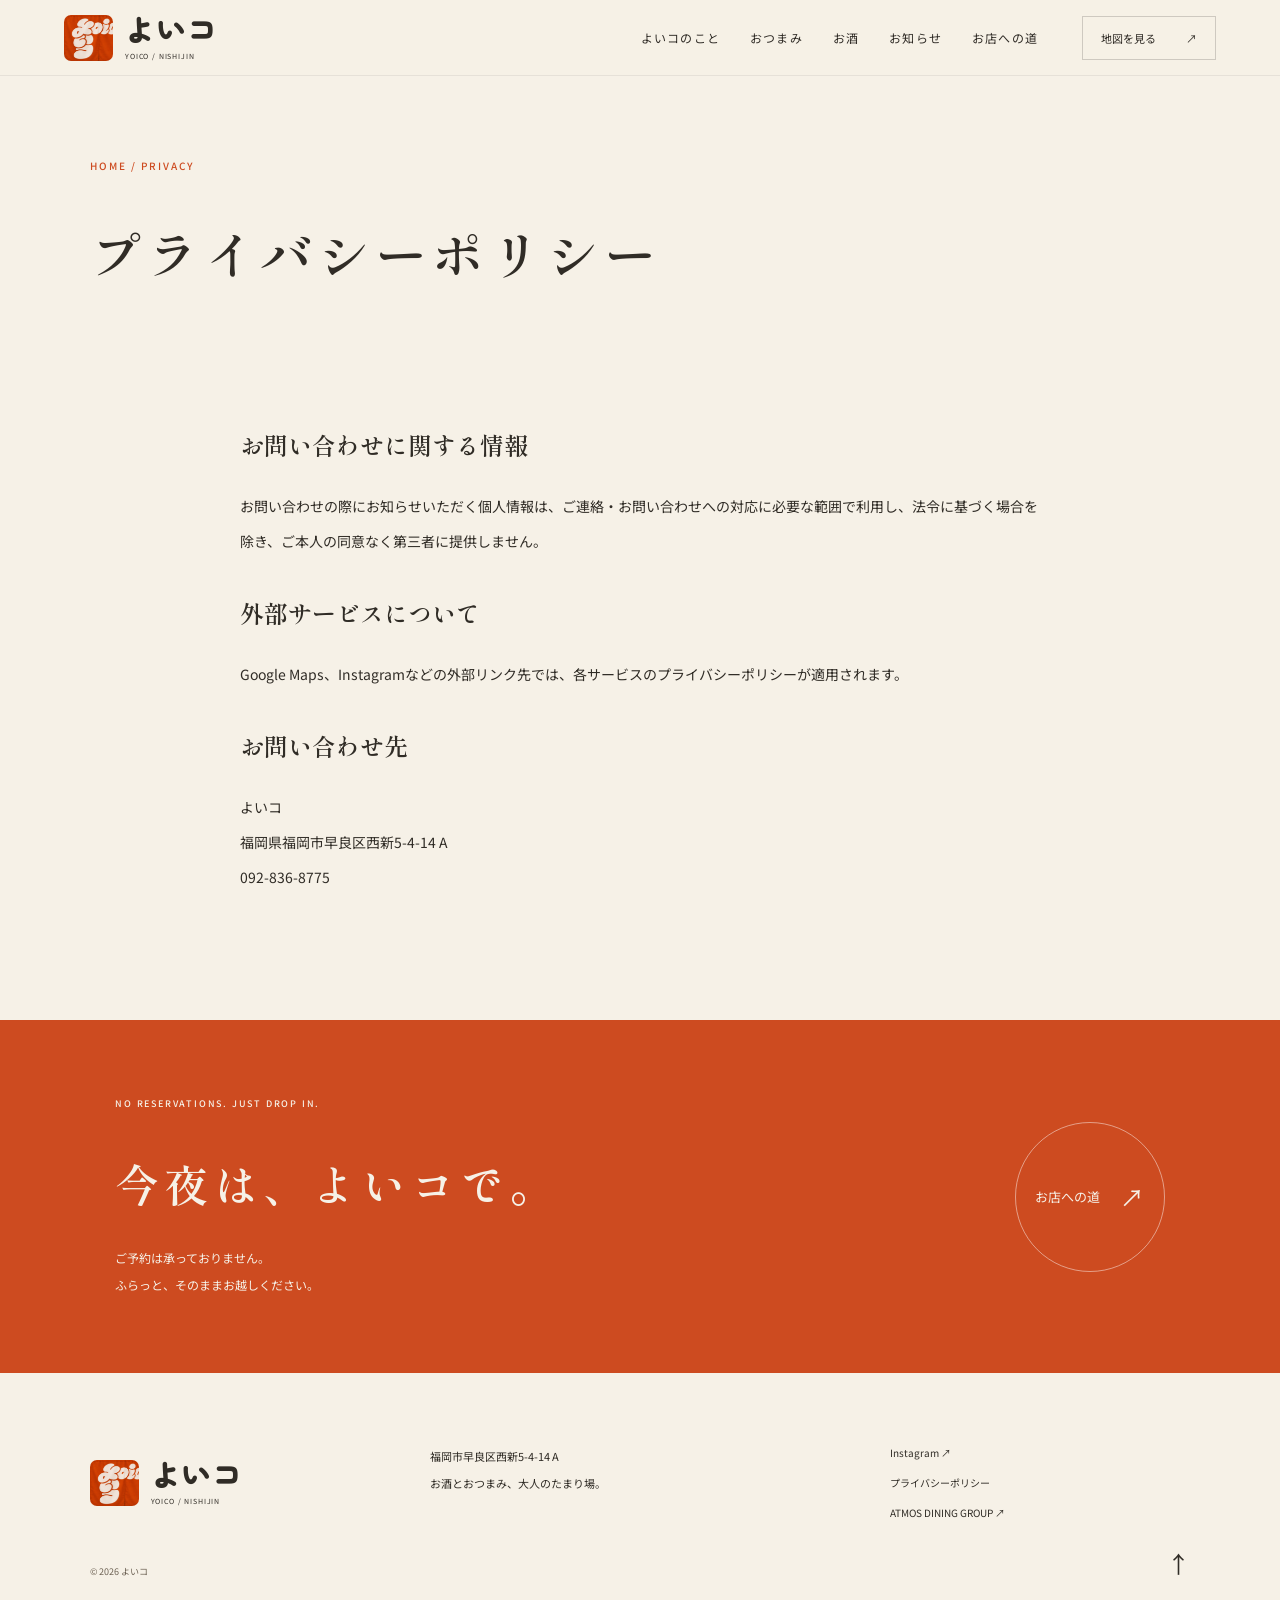
<file: privacy.html>
<!doctype html><html lang="ja"><head><meta charset="utf-8"><meta name="viewport" content="width=device-width,initial-scale=1"><meta name="theme-color" content="#ce4b21"><title>プライバシーポリシー｜よいコ</title><meta name="description" content="よいコ公式サイトの個人情報の取り扱いについて。"><meta name="robots" content="index,follow"><link id="canonical-link" rel="canonical" href="https://yoico-nishijin.com/privacy.html"><meta property="og:type" content="website"><meta property="og:locale" content="ja_JP"><meta property="og:site_name" content="よいコ"><meta property="og:title" content="プライバシーポリシー｜よいコ"><meta property="og:description" content="よいコ公式サイトの個人情報の取り扱いについて。"><meta id="og-url" property="og:url" content="https://yoico-nishijin.com/privacy.html"><meta property="og:image" content="https://yoico-nishijin.com/images/yoico-exterior.jpg"><meta name="twitter:card" content="summary_large_image"><link rel="icon" href="./images/favicon.svg" type="image/svg+xml"><link rel="preconnect" href="https://fonts.googleapis.com"><link rel="preconnect" href="https://fonts.gstatic.com" crossorigin><link href="https://fonts.googleapis.com/css2?family=Zen+Maru+Gothic:wght@700;900&family=Noto+Sans+JP:wght@400;500;700;900&family=Shippori+Mincho:wght@400;500;600;700&display=swap" rel="stylesheet"><link rel="stylesheet" href="./style.css?v=20261116-webview2"><script src="./site-config.js" defer></script><script src="./common.js" defer></script></head><body id="top" class="subpage"><a class="skip-link" href="#main">本文へスキップ</a><div id="site-header"><header class="site-header"><a class="brand" href="/" aria-label="よいコ トップ"><img class="brand-mark" src="./images/noren-design.jpg" alt="" width="62" height="58"><span class="brand-name"><span class="logo-jp">よいコ</span><span class="logo-en">YOICO / NISHIJIN</span></span></a><nav class="desktop-nav" aria-label="メインナビゲーション"><a href="/#concept">よいコのこと</a><a href="/menu.html">おつまみ</a><a href="/drink.html">お酒</a><a href="/blog/">お知らせ</a><a href="/#access">お店への道</a></nav><a class="header-map" href="https://maps.app.goo.gl/1e6gciR9RLULjyuq7" target="_blank" rel="noopener">地図を見る <span>↗</span></a><button class="nav-toggle" aria-controls="mobile-nav" aria-expanded="false" aria-label="メニューを開く"><span></span><span></span></button><nav id="mobile-nav" class="drawer" aria-label="モバイルナビゲーション" hidden><a href="/#concept">よいコのこと</a><a href="/menu.html">おつまみ</a><a href="/drink.html">お酒</a><a href="/blog/">お知らせ</a><a href="/#access">お店への道</a><a href="https://www.instagram.com/yoico_nishijin/" target="_blank" rel="noopener">Instagram ↗</a></nav></header></div><main id="main"><header class="page-heading wrap"><p class="eyebrow"><a href="/">HOME</a> / PRIVACY</p><h1>プライバシーポリシー</h1><p></p></header><section class="wrap article-container"><h2>お問い合わせに関する情報</h2><p>お問い合わせの際にお知らせいただく個人情報は、ご連絡・お問い合わせへの対応に必要な範囲で利用し、法令に基づく場合を除き、ご本人の同意なく第三者に提供しません。</p><h2>外部サービスについて</h2><p>Google Maps、Instagramなどの外部リンク先では、各サービスのプライバシーポリシーが適用されます。</p><h2>お問い合わせ先</h2><p>よいコ<br>福岡県福岡市早良区西新5-4-14 A<br><a href="tel:0928368775">092-836-8775</a></p></section></main><div id="site-bottom"><section class="drop-in"><div><p class="eyebrow">NO RESERVATIONS. JUST DROP IN.</p><h2>今夜は、よいコで。</h2><p>ご予約は承っておりません。<br>ふらっと、そのままお越しください。</p></div><a class="round-link" href="https://maps.app.goo.gl/1e6gciR9RLULjyuq7" target="_blank" rel="noopener">お店への道 <span>↗</span></a></section><footer class="footer"><a class="brand" href="/"><img class="brand-mark" src="./images/noren-design.jpg" alt="" width="62" height="58"><span class="brand-name"><span class="logo-jp">よいコ</span><span class="logo-en">YOICO / NISHIJIN</span></span></a><p>福岡市早良区西新5-4-14 A<br>お酒とおつまみ、大人のたまり場。</p><div><a href="https://www.instagram.com/yoico_nishijin/" target="_blank" rel="noopener">Instagram ↗</a><a href="/privacy.html">プライバシーポリシー</a><a href="https://atmos-dining.com/" target="_blank" rel="noopener">ATMOS DINING GROUP ↗</a></div><small>© <span>2026</span> よいコ</small><a href="#top" class="back-top" aria-label="ページの先頭へ">↑</a></footer></div></body></html>
</file>
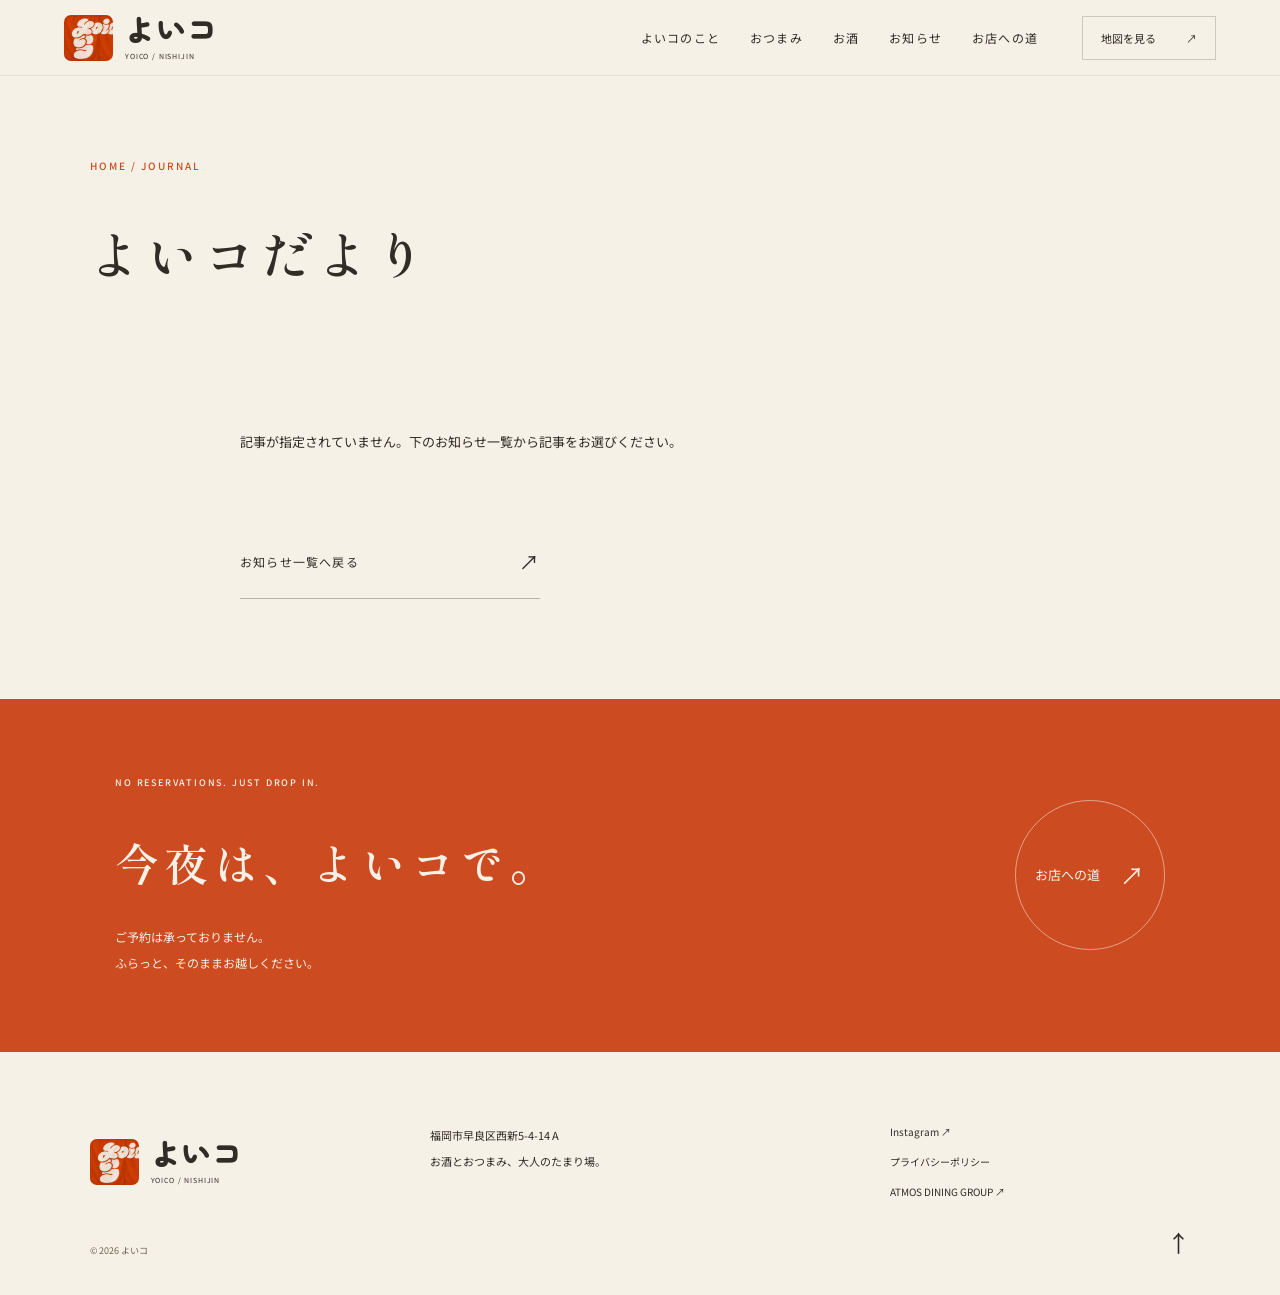
<file: blog/posts/post.html>
<!doctype html><html lang="ja"><head><meta charset="utf-8"><meta name="viewport" content="width=device-width,initial-scale=1"><meta name="theme-color" content="#ce4b21"><title>お知らせ｜よいコ 西新</title><meta name="description" content="よいコからのお知らせ。"><meta name="robots" content="index,follow"><link id="canonical-link" rel="canonical" href="https://yoico-nishijin.com/blog/"><meta property="og:type" content="website"><meta property="og:locale" content="ja_JP"><meta property="og:site_name" content="よいコ"><meta property="og:title" content="お知らせ｜よいコ 西新"><meta property="og:description" content="よいコからのお知らせ。"><meta id="og-url" property="og:url" content="https://yoico-nishijin.com/blog/"><meta property="og:image" content="https://yoico-nishijin.com/images/yoico-exterior.jpg"><meta name="twitter:card" content="summary_large_image"><link rel="icon" href="../../images/favicon.svg" type="image/svg+xml"><link rel="preconnect" href="https://fonts.googleapis.com"><link rel="preconnect" href="https://fonts.gstatic.com" crossorigin><link href="https://fonts.googleapis.com/css2?family=Zen+Maru+Gothic:wght@700;900&family=Noto+Sans+JP:wght@400;500;700;900&family=Shippori+Mincho:wght@400;500;600;700&display=swap" rel="stylesheet"><link rel="stylesheet" href="../../style.css?v=20261116-webview2"><script src="../../site-config.js" defer></script><script src="../../common.js" defer></script><script src="../../vendor/dompurify/purify.min.js" defer></script><script src="../../vendor/marked/marked.umd.js" defer></script><script src="../../vendor/blog-security.js" defer></script><script src="../../blog.js" defer></script></head><body id="top" class="subpage"><a class="skip-link" href="#main">本文へスキップ</a><div id="site-header"><header class="site-header"><a class="brand" href="/" aria-label="よいコ トップ"><img class="brand-mark" src="../../images/noren-design.jpg" alt="" width="62" height="58"><span class="brand-name"><span class="logo-jp">よいコ</span><span class="logo-en">YOICO / NISHIJIN</span></span></a><nav class="desktop-nav" aria-label="メインナビゲーション"><a href="/#concept">よいコのこと</a><a href="/menu.html">おつまみ</a><a href="/drink.html">お酒</a><a href="/blog/">お知らせ</a><a href="/#access">お店への道</a></nav><a class="header-map" href="https://maps.app.goo.gl/1e6gciR9RLULjyuq7" target="_blank" rel="noopener">地図を見る <span>↗</span></a><button class="nav-toggle" aria-controls="mobile-nav" aria-expanded="false" aria-label="メニューを開く"><span></span><span></span></button><nav id="mobile-nav" class="drawer" aria-label="モバイルナビゲーション" hidden><a href="/#concept">よいコのこと</a><a href="/menu.html">おつまみ</a><a href="/drink.html">お酒</a><a href="/blog/">お知らせ</a><a href="/#access">お店への道</a><a href="https://www.instagram.com/yoico_nishijin/" target="_blank" rel="noopener">Instagram ↗</a></nav></header></div><main id="main"><header class="page-heading wrap"><p class="eyebrow"><a href="/">HOME</a> / JOURNAL</p><h1>よいコだより</h1><p></p></header><section class="wrap article-container"><article id="article" aria-live="polite">記事を読み込んでいます。</article><a class="text-link" href="/blog/">お知らせ一覧へ戻る <span>↗</span></a></section></main><div id="site-bottom"><section class="drop-in"><div><p class="eyebrow">NO RESERVATIONS. JUST DROP IN.</p><h2>今夜は、よいコで。</h2><p>ご予約は承っておりません。<br>ふらっと、そのままお越しください。</p></div><a class="round-link" href="https://maps.app.goo.gl/1e6gciR9RLULjyuq7" target="_blank" rel="noopener">お店への道 <span>↗</span></a></section><footer class="footer"><a class="brand" href="/"><img class="brand-mark" src="../../images/noren-design.jpg" alt="" width="62" height="58"><span class="brand-name"><span class="logo-jp">よいコ</span><span class="logo-en">YOICO / NISHIJIN</span></span></a><p>福岡市早良区西新5-4-14 A<br>お酒とおつまみ、大人のたまり場。</p><div><a href="https://www.instagram.com/yoico_nishijin/" target="_blank" rel="noopener">Instagram ↗</a><a href="/privacy.html">プライバシーポリシー</a><a href="https://atmos-dining.com/" target="_blank" rel="noopener">ATMOS DINING GROUP ↗</a></div><small>© <span>2026</span> よいコ</small><a href="#top" class="back-top" aria-label="ページの先頭へ">↑</a></footer></div></body></html>
</file>
<file: style.css>
:root{--paper:#f6f1e7;--ink:#302c26;--orange:#cd4b20;--light:#eae3d5;--serif:'Shippori Mincho','Yu Mincho',serif;--sans:'Noto Sans JP',sans-serif}*{box-sizing:border-box}html{scroll-behavior:smooth;scroll-padding-top:95px}body{margin:0;background:var(--paper);color:var(--ink);font-family:var(--sans);font-size:14px;line-height:2}h1,h2,h3,p{margin:0}h1,h2,h3{font-family:var(--serif);font-weight:600}a{color:inherit;text-decoration:none}a:hover{opacity:.8}button{font:inherit}img{display:block;width:100%;height:auto}button,a,summary{-webkit-tap-highlight-color:transparent}button:focus-visible,a:focus-visible,summary:focus-visible{outline:2px solid var(--orange);outline-offset:6px}[hidden]{display:none!important}.wrap{width:min(1180px,86%);margin-inline:auto}.eyebrow{font-size:10px;letter-spacing:.2em;font-family:var(--sans);color:var(--orange);margin-bottom:26px;font-weight:500}.skip-link{position:fixed;top:-100px;left:20px;background:var(--paper);padding:12px 18px;z-index:1000}.skip-link:focus{top:12px}.site-header{height:84px;position:fixed;inset:0 0 auto;z-index:20;display:flex;align-items:center;gap:44px;padding:0 5%;background:#f6f1e7f5;border-bottom:1px solid #302c2614}.brand{display:flex;align-items:center;gap:15px;white-space:nowrap}.logo-jp{font-family:var(--sans);font-weight:900;font-size:31px;letter-spacing:-.08em;line-height:1}.logo-en{font-size:8px;letter-spacing:.17em;line-height:1.8;max-width:70px;white-space:normal}.desktop-nav{display:flex;gap:30px;margin-left:auto;font-size:12px;letter-spacing:.1em}.header-map{font-size:11px;border:1px solid #302c2633;padding:10px 18px;display:flex;gap:30px}.nav-toggle{display:none}.subpage main{padding-top:84px}.noren-scene{position:relative;height:100svh;min-height:680px;background:#29251f}.noren-scene.motion-enabled{height:180svh;min-height:1224px}.noren-stage{position:sticky;top:0;height:100svh;min-height:680px;overflow:hidden;isolation:isolate;color:#fff8e9}.noren-photo{position:absolute;inset:0;width:100%;height:100%;object-fit:cover;object-position:50% 54%;will-change:transform}.noren-shade{position:absolute;inset:0;background:linear-gradient(0deg,#16130edf,#16130e30 65%,#16130e30);pointer-events:none}.noren-cloth{position:absolute;top:0;left:0;right:0;height:66%;display:grid;grid-template-columns:repeat(4,1fr);gap:3px;z-index:2;perspective:1400px;pointer-events:none}.noren-panel{position:relative;background-color:#cf4e12;background-image:linear-gradient(90deg,#52250012,transparent 25%,#fff2 48%,transparent 72%,#45180015),repeating-linear-gradient(0deg,transparent 0 2px,#fff1 2px 3px);box-shadow:0 18px 30px #0004;transform-origin:50% 0;will-change:transform;backface-visibility:hidden;border-radius:0 0 2% 2%}.noren-panel:after{content:'';position:absolute;inset:auto 0 12px;border-bottom:1px solid #6a230333}.noren-panel:nth-child(2){height:99%}.noren-panel:nth-child(3){height:99.5%}.cloth-fallback{position:absolute;top:110px;left:24%;font-family:var(--sans);font-weight:900;font-size:clamp(55px,8vw,120px);line-height:.95;color:#fff4d7}.cloth-note{position:absolute;bottom:40px;right:22%;font:11px/1.8 monospace;letter-spacing:.3em}.noren-welcome{position:absolute;left:7%;bottom:78px;text-shadow:0 2px 20px #0008;z-index:1}.noren-welcome h1{position:absolute;clip-path:inset(50%);width:1px;height:1px;overflow:hidden}.noren-kicker{font-size:10px;letter-spacing:.25em;margin-bottom:14px}.noren-welcome h2{font:500 clamp(34px,4.3vw,60px)/1.5 var(--serif);letter-spacing:.18em}.noren-hours{font-size:11px;letter-spacing:.14em;margin-top:18px}.noren-corner{position:absolute;right:7%;bottom:82px;text-align:right}.noren-corner span{font-size:9px;letter-spacing:.2em}.noren-corner p{font:16px/2 var(--serif);letter-spacing:.1em;margin-top:16px}.noren-enter{position:absolute;bottom:22px;left:50%;transform:translateX(-50%);z-index:4;background:none;border:0;color:#fff8e9;cursor:pointer;display:flex;align-items:center;gap:22px;font-size:10px;letter-spacing:.18em;padding:15px 20px}.noren-enter i{font-style:normal;font-size:22px;animation:invite 2s infinite}.noren-stage :focus-visible{outline-color:#fff8e9}@keyframes invite{50%{transform:translateY(6px)}}.home-strip{display:flex;justify-content:space-between;gap:20px;padding:21px 7%;background:var(--orange);color:var(--paper);font-size:10px;letter-spacing:.16em}.intro{display:grid;grid-template-columns:1fr 1fr;gap:12%;padding-block:130px}.intro-title{position:relative}.intro h2,.section-head h2,.drink-copy h2,.space h2{font-size:clamp(32px,3.7vw,49px);line-height:1.9;letter-spacing:.12em}.intro-copy{padding-top:48px;font-size:14px;line-height:2.6}.intro-copy p+p{margin-top:28px}.vertical-note{writing-mode:vertical-rl;position:absolute;right:0;top:30px;font-size:11px;letter-spacing:.25em}.text-link{display:flex;justify-content:space-between;align-items:center;max-width:300px;gap:30px;border-bottom:1px solid #302c2650;font-size:12px;letter-spacing:.1em;padding:16px 0;margin-top:32px}.text-link span{font-size:20px}.food{background:#eae2d3;padding-block:95px 110px}.section-head{display:flex;justify-content:space-between;align-items:end;gap:30px;margin-bottom:55px}.section-head>p{font-size:12px;line-height:2.4;padding-bottom:10px}.signature{display:grid;grid-template-columns:1.25fr 1fr;align-items:center;gap:9%;padding-right:7%}.signature-photo{position:relative}.signature-photo img{height:530px;object-fit:cover}.signature-photo>span{position:absolute;right:-28px;top:35px;writing-mode:vertical-rl;padding:24px 16px;background:var(--orange);color:var(--paper);font:19px var(--serif);letter-spacing:.2em}.number{font-size:9px;letter-spacing:.18em;color:var(--orange)}.signature h3{font-size:clamp(25px,3vw,40px);letter-spacing:.05em;margin:24px 0 10px}.signature .sub{font-family:var(--serif);font-size:17px;margin-bottom:30px}.signature-copy>p{font-size:13px;line-height:2.5}.drink-section{display:grid;grid-template-columns:1fr 1.15fr;gap:10%;padding-block:130px;align-items:center}.drink-copy>p:not(.eyebrow){font-size:13px;line-height:2.5;margin-top:28px}.drink-photos{position:relative;padding:0 70px 80px 0}.drink-photos img:first-child{height:470px;object-fit:cover}.drink-photos img:nth-child(2){position:absolute;width:48%;height:245px;object-fit:cover;right:0;bottom:0;border:9px solid var(--paper)}.drink-photos>span{writing-mode:vertical-rl;position:absolute;right:20px;top:20px;font-size:9px;letter-spacing:.2em}.space{display:grid;grid-template-columns:1.2fr 1fr;background:#34342e;color:var(--paper);align-items:center}.space-image img{height:650px;object-fit:cover}.space-copy{padding:60px 16%;position:relative}.space .eyebrow{color:#e99b72}.space h2{font-size:35px}.space-copy>p:not(.eyebrow){font-size:12px;line-height:2.6;margin-top:30px}.space-stamp{display:block;margin-top:30px;color:#e99b72;border:1px solid #e99b7277;border-radius:50%;width:76px;height:76px;padding-top:16px;text-align:center;line-height:1.6;font:14px/1.6 var(--serif);transform:rotate(-8deg)}.news{padding-block:90px;display:grid;grid-template-columns:1fr 1.6fr;gap:12%;border-bottom:1px solid #302c2625}.news h2{font-size:30px;letter-spacing:.1em}.news>div:last-child{padding-top:25px;font-size:13px;line-height:2.5}.instagram-link{font:25px var(--serif);display:flex;justify-content:space-between;gap:25px;margin-top:25px}.access{padding-block:110px}.access-en{font:italic 24px Georgia,serif;color:var(--orange)}.access-grid{display:grid;grid-template-columns:1.1fr 1fr;gap:8%;align-items:center}.access-grid>img{height:590px;object-fit:cover}.access-info h3{font-size:35px}.access-info h3 small{font:10px var(--sans);letter-spacing:.18em;margin-left:15px}.access-info dl{margin:20px 0 32px}.access-info dl>div{display:grid;grid-template-columns:80px 1fr;gap:15px;padding:17px 0;border-bottom:1px solid #302c2625;font-size:12px}.access-info dt{font-weight:500}.access-info dd{margin:0;line-height:2}.access-info dd span{font-size:11px;color:#655e54}.button{display:flex;align-items:center;justify-content:space-between;gap:30px;background:var(--ink);color:var(--paper);padding:18px 24px;font-size:12px}.faq{padding:0 0 100px}.faq h2{font-size:28px;margin-bottom:35px}.faq details{border-top:1px solid #302c2630;padding:20px 0}.faq details:last-child{border-bottom:1px solid #302c2630}.faq summary{cursor:pointer;list-style:none;display:flex;justify-content:space-between;font-size:13px;padding:6px 0}.faq summary:after{content:'+';font-size:18px}.faq details[open] summary:after{content:'−'}.faq details p{font-size:12px;line-height:2.2;max-width:800px;padding-top:15px}.drop-in{background:var(--orange);color:var(--paper);padding:75px 9%;display:flex;justify-content:space-between;align-items:center}.drop-in .eyebrow{color:var(--paper);font-size:9px}.drop-in h2{font-size:44px;letter-spacing:.12em;margin-bottom:18px}.drop-in p:not(.eyebrow){font-size:12px;line-height:2.2}.round-link{width:150px;height:150px;border:1px solid #fff7;border-radius:50%;display:flex;align-items:center;justify-content:center;gap:20px;font-size:13px}.round-link span{font-size:24px}.footer{padding:70px 7% 35px;display:grid;grid-template-columns:1fr 1.4fr 1fr;gap:40px;position:relative}.footer p{font-size:11px;line-height:2.4}.footer>div{display:flex;flex-direction:column;gap:10px;font-size:10px}.footer small{font-size:9px;color:#6d6254}.footer .back-top{position:absolute;right:7%;bottom:30px;font-size:23px}.page-heading{padding:80px 0 65px}.page-heading h1{font-size:clamp(34px,4vw,53px);letter-spacing:.12em;margin-bottom:22px}.page-heading>p:not(.eyebrow){font-size:13px;line-height:2.5}.menu-feature{display:grid;grid-template-columns:1.2fr 1fr;gap:9%;align-items:center}.menu-feature img{height:460px;object-fit:cover}.menu-feature h2{font-size:32px;margin-bottom:25px}.menu-feature p:not(.eyebrow){font-size:13px;line-height:2.5}.menu-notes{padding-block:90px 110px}.menu-notes h2{font-size:30px;margin-bottom:30px}.menu-lines{display:grid;grid-template-columns:1fr 1fr;gap:60px}.menu-lines article{border-top:1px solid #302c2640;padding:25px 0}.menu-lines h3{font-size:23px;margin-bottom:20px}.menu-lines p,.menu-note{font-size:12px;line-height:2.5}.menu-note{margin-top:40px;color:#655e54}.drink-grid{display:grid;grid-template-columns:1fr 1fr;gap:60px}.drink-grid img{height:430px;object-fit:cover;margin-bottom:35px}.drink-grid h2{font-size:30px;margin-bottom:20px}.drink-grid p:not(.eyebrow){font-size:13px;line-height:2.5}.blog-content{padding-bottom:100px}.news-list{width:100%}.news-link{display:grid;grid-template-columns:100px 1fr 20px;gap:25px;padding:25px 0;border-bottom:1px solid #302c2630;align-items:center}.news-link time{font-size:11px;color:var(--orange)}.news-link h3{font:14px var(--sans)}.status-box{font-size:13px;padding:35px 0}.article-container{max-width:800px;padding-bottom:100px}.article-container h2{font-size:24px;margin:30px 0 20px}.article-container p{line-height:2.5;margin-bottom:25px}.article-header h1{font-size:34px;margin:20px 0}.article-image{margin:35px 0;max-height:600px;object-fit:contain}.article-body img{height:auto;max-width:100%}.article-tags{display:flex;gap:15px;font-size:11px}.article-tags span{background:var(--light);padding:4px 12px}
@media(max-width:1000px){.desktop-nav{gap:17px}.site-header{gap:20px}.logo-en{display:none}.space-copy{padding:50px 10%}.space h2{font-size:28px}.vertical-note{display:none}}
@media(max-width:700px){html{scroll-padding-top:78px}.wrap{width:86%}.site-header{height:70px;padding:0 7%;gap:20px}.desktop-nav{display:none}.logo-jp{font-size:29px}.header-map{margin-left:auto;font-size:10px;padding:7px 12px;gap:20px}.nav-toggle{display:flex;flex-direction:column;justify-content:center;gap:7px;width:32px;height:44px;background:none;border:0;padding:4px;cursor:pointer}.nav-toggle span{height:1px;width:24px;background:var(--ink)}.drawer{position:absolute;top:70px;left:0;right:0;background:var(--paper);padding:25px 7% 35px;box-shadow:0 10px 15px #0001}.drawer a{display:block;padding:12px 0;border-bottom:1px solid #302c2620;font-size:14px}.subpage main{padding-top:70px}.noren-scene,.noren-stage{min-height:630px}.noren-scene.motion-enabled{min-height:1134px}.noren-cloth{height:61%;gap:2px}.cloth-fallback{font-size:55px;top:100px;left:14%}.cloth-note{right:12%;font-size:8px;letter-spacing:.15em}.noren-welcome{left:7%;bottom:85px}.noren-kicker{font-size:9px}.noren-welcome h2{font-size:36px;line-height:1.5}.noren-hours{font-size:9px;letter-spacing:.05em;margin-top:12px}.noren-corner{right:7%;bottom:105px}.noren-corner span{display:none}.noren-corner p{font-size:11px;writing-mode:vertical-rl;line-height:2;letter-spacing:.14em}.noren-enter{font-size:9px;bottom:13px;white-space:nowrap}.home-strip{padding:16px 7%;font-size:9px}.home-strip span:last-child{font-size:7px;max-width:135px;text-align:right}.intro{grid-template-columns:1fr;gap:30px;padding-block:75px}.intro h2,.section-head h2,.drink-copy h2{font-size:35px;line-height:1.8}.eyebrow{font-size:9px;margin-bottom:22px}.intro-copy{padding:0;font-size:12px;line-height:2.7}.food{padding-block:65px}.section-head{display:block;margin-bottom:35px}.section-head>p{margin-top:25px;font-size:11px}.signature{display:block;padding:0}.signature-photo{margin-right:7%}.signature-photo img{height:330px}.signature-photo>span{right:-20px;padding:18px 12px;font-size:16px}.signature-copy{padding:35px 7% 0}.signature h3{font-size:29px;margin-top:17px}.signature .sub{font-size:15px;margin-bottom:20px}.signature-copy>p{font-size:12px}.drink-section{grid-template-columns:1fr;gap:40px;padding-block:75px}.drink-photos{padding:0 50px 60px 0}.drink-photos img:first-child{height:340px}.drink-photos img:nth-child(2){height:185px;border-width:6px}.drink-copy>p:not(.eyebrow){font-size:12px}.space{grid-template-columns:1fr}.space-image img{height:340px}.space-copy{padding:45px 7% 55px}.space h2{font-size:32px}.space-stamp{position:absolute;right:10%;bottom:55px}.news{grid-template-columns:1fr;gap:20px;padding-block:65px}.news h2{font-size:28px}.news>div:last-child{font-size:12px;padding-top:0}.instagram-link{font-size:24px}.access{padding-block:75px}.access h2{font-size:30px}.access-en{display:none}.access-grid{grid-template-columns:1fr;gap:35px}.access-grid>img{height:330px}.access-info h3{font-size:29px}.access-info dl>div{grid-template-columns:70px 1fr;font-size:12px}.faq{padding-bottom:70px}.drop-in{padding:55px 7%;gap:15px}.drop-in h2{font-size:29px}.drop-in .eyebrow{font-size:7px}.drop-in p:not(.eyebrow){font-size:11px}.round-link{flex-shrink:0;width:93px;height:93px;font-size:10px;gap:5px}.round-link span{font-size:18px}.footer{grid-template-columns:1fr;gap:25px;padding-block:50px 30px}.footer>div{gap:14px}.page-heading{padding-block:55px 40px}.page-heading h1{font-size:32px;letter-spacing:.08em}.page-heading>p:not(.eyebrow){font-size:12px}.menu-feature{grid-template-columns:1fr;gap:30px}.menu-feature img{height:300px}.menu-feature h2{font-size:28px}.menu-notes{padding-block:60px 75px}.menu-notes h2{font-size:26px}.menu-lines{grid-template-columns:1fr;gap:20px}.menu-lines h3{font-size:22px}.drink-grid{grid-template-columns:1fr;gap:50px}.drink-grid img{height:330px}.drink-grid h2{font-size:27px}.news-link{grid-template-columns:70px 1fr 15px;gap:15px}.news-link h3{font-size:12px}.news-link time{font-size:10px}.article-header h1{font-size:27px}}
@media(prefers-reduced-motion:reduce){html{scroll-behavior:auto}.noren-enter i{animation:none}.noren-panel,.noren-photo{will-change:auto}.noren-scene.motion-enabled{height:100svh;min-height:630px}}
/* Reconstructed from the actual shop's four-panel vermilion noren. */
.noren-panel{background-image:url('./images/noren-design.jpg');background-size:400% 100%;background-repeat:no-repeat}.noren-panel:nth-child(1){background-position:0 0}.noren-panel:nth-child(2){background-position:33.3333% 0}.noren-panel:nth-child(3){background-position:66.6667% 0}.noren-panel:nth-child(4){background-position:100% 0}.cloth-fallback,.cloth-note{display:none}
@media(max-width:700px){.noren-cloth{top:70px;height:43%}.noren-welcome{bottom:110px}.noren-corner{bottom:130px}.noren-cloth .noren-panel{background-size:400% 100%}}
@media(min-width:701px){.noren-cloth{top:84px;height:calc(68% - 84px)}.noren-welcome h2{font-size:46px;line-height:1.45}.noren-welcome{bottom:58px}.noren-kicker{margin-bottom:10px}.noren-hours{margin-top:14px}}
@media(max-width:700px){.noren-cloth{height:47%}}

/* A small noren brand mark with a friendly rounded shop name. */
.brand{gap:12px}.brand-mark{width:62px;height:58px;object-fit:cover;object-position:left center;border-radius:7px;flex-shrink:0}.brand-name{display:flex;flex-direction:column;gap:7px}.logo-jp{font-family:'Zen Maru Gothic','Hiragino Maru Gothic ProN',sans-serif;font-weight:900;font-size:30px;letter-spacing:.03em}.logo-en{display:block;max-width:none;font-size:7px;letter-spacing:.12em;white-space:nowrap}
@media(max-width:700px){.site-header{gap:14px;padding-inline:5%}.brand{gap:9px}.brand-mark{width:47px;height:46px}.logo-jp{font-size:27px}.logo-en{font-size:6px}.header-map{padding:7px 10px;gap:10px}.brand-name{gap:5px}}

/* Keep the entrance usable in embedded WebKit and reduced-motion mode. */
html{scroll-behavior:auto}
@media(prefers-reduced-motion:reduce){.noren-scene.motion-enabled{height:180vh;min-height:1224px}.noren-panel,.noren-photo{transition:none!important}}

/* Match the compact Umeboshi header proportions. */
.site-header{height:76px}.brand-mark{height:46px;width:49px}.subpage main{padding-top:76px}
@media(min-width:701px){.noren-cloth{top:76px;height:calc(68% - 76px)}}
@media(max-width:700px){.site-header{height:64px}.brand-mark{width:40px;height:40px}.logo-jp{font-size:25px}.noren-cloth{top:64px}.subpage main{padding-top:64px}}
</file>
